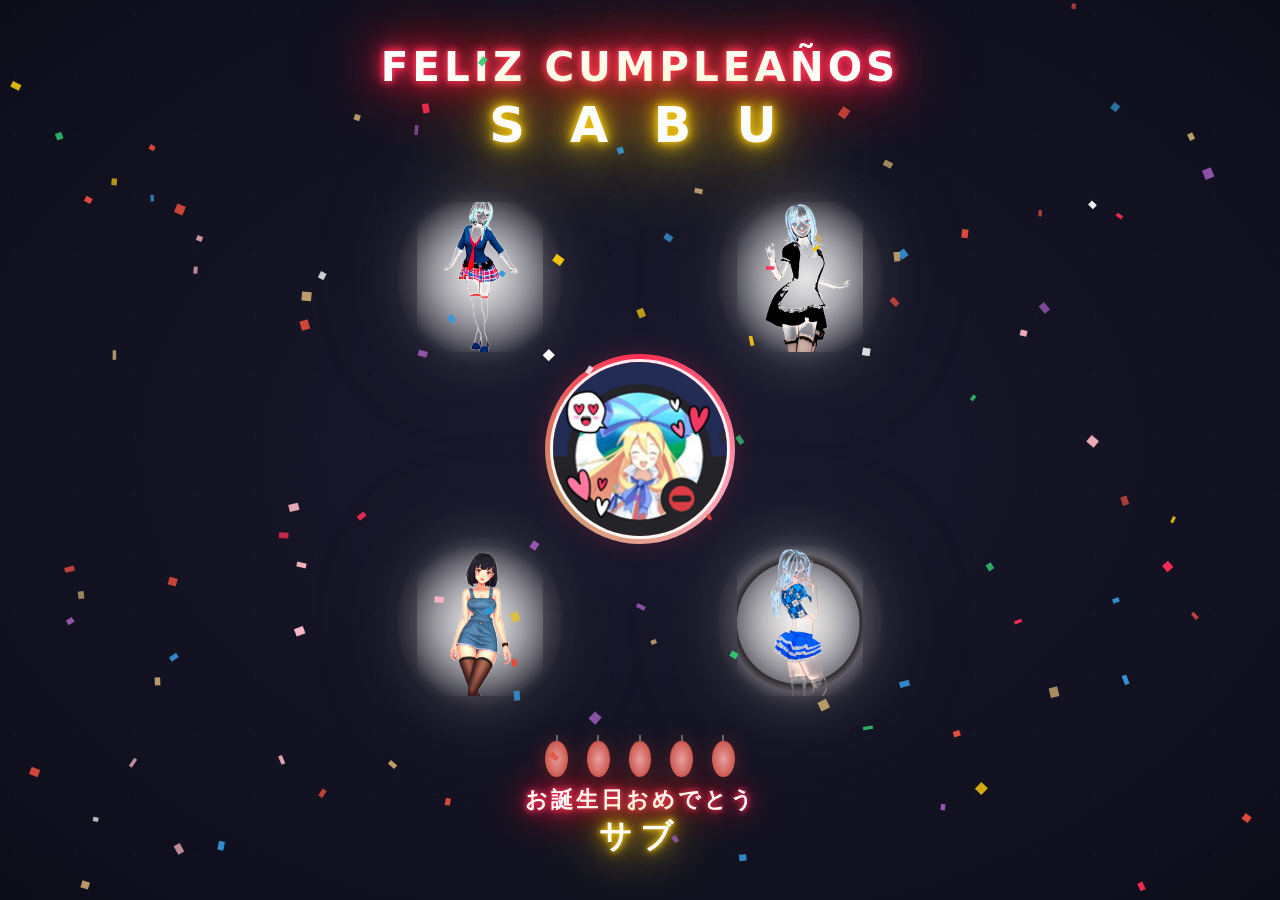
<file: index.html>
<!DOCTYPE html>
<html lang="es">
<head>
  <meta charset="UTF-8">
  <meta name="viewport" content="width=device-width, initial-scale=1.0">
  <title>Feliz Cumpleaños Sabu</title>
  <style>
    * { margin: 0; padding: 0; box-sizing: border-box; }

    html, body {
      height: 100%;
      overflow: hidden;
    }
    body {
      height: 100dvh;
      background: radial-gradient(ellipse at center, #1a1a2e 0%, #0d0d1a 100%);
      display: flex;
      justify-content: center;
      align-items: center;
      font-family: 'Segoe UI', 'Yu Gothic', system-ui, sans-serif;
      position: relative;
    }

    body::before {
      content: '';
      position: fixed;
      inset: 0;
      background-image:
        radial-gradient(circle at 25% 25%, rgba(201, 169, 110, 0.03) 1px, transparent 1px),
        radial-gradient(circle at 75% 75%, rgba(139, 0, 0, 0.03) 1px, transparent 1px);
      background-size: 60px 60px;
      pointer-events: none;
      z-index: 0;
    }

    canvas#confetti-canvas {
      position: fixed;
      inset: 0;
      pointer-events: none;
      z-index: 10;
    }

    .container {
      position: relative;
      z-index: 2;
      text-align: center;
      display: flex;
      flex-direction: column;
      justify-content: center;
      align-items: center;
      height: 100dvh;
      padding: clamp(8px, 2vh, 20px) clamp(8px, 2vw, 20px);
    }

    .neon-wrapper { margin-bottom: clamp(4px, 1.2vh, 15px); }

    .neon-sign {
      font-size: clamp(1rem, 4.5vh, 2.8rem);
      font-weight: 900;
      letter-spacing: 4px;
      text-transform: uppercase;
      color: #fff;
      text-shadow:
        0 0 7px #ff2d55, 0 0 10px #ff2d55, 0 0 21px #ff2d55,
        0 0 42px #ff2d55, 0 0 82px #ff2d55, 0 0 92px #ff2d55;
      animation: flicker 3s infinite alternate;
      line-height: 1.2;
    }

    .neon-sabu {
      font-size: clamp(1.3rem, 5.5vh, 3.5rem);
      font-weight: 900;
      letter-spacing: 14px;
      text-transform: uppercase;
      color: #fff;
      text-shadow:
        0 0 7px #f1c40f, 0 0 14px #f1c40f, 0 0 28px #f1c40f,
        0 0 56px #f1c40f, 0 0 100px #f1c40f, 0 0 140px #f1c40f;
      animation: flickerGold 2.5s infinite alternate;
      line-height: 1.2;
      margin-top: 4px;
    }

    @keyframes flickerGold {
      0%,19%,21%,23%,25%,54%,56%,100% {
        text-shadow:
          0 0 7px #f1c40f, 0 0 14px #f1c40f, 0 0 28px #f1c40f,
          0 0 56px #f1c40f, 0 0 100px #f1c40f, 0 0 140px #f1c40f;
      }
      20%,24%,55% {
        text-shadow:
          0 0 2px #fff, 0 0 4px #fff, 0 0 6px #fff,
          0 0 10px #f1c40f, 0 0 20px #f1c40f;
      }
    }

    @keyframes flicker {
      0%,19%,21%,23%,25%,54%,56%,100% {
        text-shadow: 0 0 7px #ff2d55, 0 0 10px #ff2d55, 0 0 21px #ff2d55, 0 0 42px #ff2d55, 0 0 82px #ff2d55, 0 0 92px #ff2d55;
      }
      20%,24%,55% {
        text-shadow: 0 0 2px #fff, 0 0 4px #fff, 0 0 6px #fff, 0 0 10px #ff2d55, 0 0 20px #ff2d55;
      }
    }

    .photo-group {
      display: inline-block;
      margin: clamp(10px, 4vh, 50px) clamp(10px, 4vw, 50px);
    }

    .photo-grid {
      display: grid;
      grid-template-columns: auto 1fr auto;
      grid-template-rows: auto 1fr auto;
      align-items: center;
      justify-items: center;
      gap: clamp(2px, 0.8vh, 8px);
    }

    .photo-wrapper {
      position: relative;
      grid-column: 2;
      grid-row: 2;
      display: flex;
      align-items: center;
      justify-content: center;
    }

    .photo-wrapper::before {
      content: '';
      position: absolute;
      inset: -5px;
      border-radius: 50%;
      background: conic-gradient(#ff2d55, #ffb7c5, #c9a96e, #ff2d55);
      animation: spin 4s linear infinite;
      z-index: -1;
    }

    .photo {
      width: clamp(90px, 20vmin, 190px);
      height: clamp(90px, 20vmin, 190px);
      border-radius: 50%;
      object-fit: cover;
      border: 3px solid rgba(255,255,255,0.9);
      display: block;
      box-shadow: 0 0 30px rgba(255,45,85,0.3);
    }

    @keyframes spin { to { transform: rotate(360deg); } }

    .girl {
      width: clamp(75px, 14vmin, 180px);
      position: relative;
      filter: brightness(1.15) contrast(1.1) drop-shadow(0 0 30px rgba(255,255,255,0.4)) drop-shadow(0 0 60px rgba(201,169,110,0.15));
      z-index: 3;
      transition: transform 0.3s ease;
    }

    .girl::before {
      content: '';
      position: absolute;
      inset: -15%;
      border-radius: 50%;
      background: radial-gradient(circle, rgba(255,230,200,0.35) 0%, rgba(255,200,200,0.15) 40%, transparent 70%);
      z-index: -1;
      pointer-events: none;
      animation: glowPulse 3s ease-in-out infinite alternate;
    }

    @keyframes glowPulse {
      0% { opacity: 0.6; transform: scale(0.95); }
      100% { opacity: 1; transform: scale(1.05); }
    }

    .girl svg { width: 100%; height: auto; display: block; }
    .girl-img { width: 100%; height: auto; display: block; position: relative; z-index: 1; border-radius: 8px; }

    .girl-tl { grid-column: 1; grid-row: 1; }
    .girl-tr { grid-column: 3; grid-row: 1; }
    .girl-bl { grid-column: 1; grid-row: 3; }
    .girl-br { grid-column: 3; grid-row: 3; }

    @keyframes danceTL {
      0%,100% { transform: rotate(-3deg) translateY(0); }
      50% { transform: rotate(3deg) translateY(-6px); }
    }
    @keyframes danceTR {
      0%,100% { transform: rotate(3deg) translateY(0); }
      50% { transform: rotate(-3deg) translateY(-6px); }
    }
    @keyframes danceBL {
      0%,100% { transform: translateY(0); }
      25% { transform: translateY(-5px) rotate(-4deg); }
      75% { transform: translateY(-3px) rotate(4deg); }
    }
    @keyframes danceBR {
      0%,100% { transform: translateY(0); }
      25% { transform: translateY(-5px) rotate(4deg); }
      75% { transform: translateY(-3px) rotate(-4deg); }
    }

    .girl-tl { animation: danceTL 1.8s ease-in-out infinite; }
    .girl-tr { animation: danceTR 2.2s ease-in-out infinite; }
    .girl-bl { animation: danceBL 1.6s ease-in-out infinite; }
    .girl-br { animation: danceBR 2s ease-in-out infinite; }

    .lanterns {
      display: flex;
      justify-content: center;
      gap: clamp(8px, 1.5vw, 20px);
      margin-top: clamp(2px, 1vh, 12px);
    }

    .lantern {
      width: clamp(14px, 2.5vh, 24px); height: clamp(22px, 4vh, 40px);
      background: radial-gradient(ellipse at center, #e8a0a0, #c0392b);
      border-radius: 50%;
      position: relative;
      box-shadow: 0 0 20px rgba(192,57,43,0.4);
      animation: glow 2s ease-in-out infinite alternate;
    }

    .lantern::before {
      content: '';
      position: absolute; top: -6px; left: 50%;
      transform: translateX(-50%);
      width: 2px; height: 6px; background: #666;
    }

    .lantern::after {
      content: '';
      position: absolute; bottom: 4px; left: 50%;
      transform: translateX(-50%);
      width: 2px; height: 4px;
      background: rgba(255,255,255,0.3);
      border-radius: 50%; filter: blur(2px);
    }

    .lantern:nth-child(2) { animation-delay: 0.7s; }
    .lantern:nth-child(3) { animation-delay: 1.4s; }
    .lantern:nth-child(4) { animation-delay: 0.4s; }
    .lantern:nth-child(5) { animation-delay: 1.1s; }

    .japanese-wrapper {
      margin-top: clamp(2px, 0.8vh, 10px);
    }

    .japanese-neon {
      font-size: clamp(0.7rem, 2.5vh, 1.4rem);
      font-weight: 700;
      letter-spacing: 3px;
      color: #fff;
      text-shadow:
        0 0 5px #ff2d55, 0 0 10px #ff2d55, 0 0 20px #ff2d55,
        0 0 40px #ff2d55, 0 0 60px #ff2d55;
      animation: flicker 3s infinite alternate;
      line-height: 1.3;
      font-family: 'Yu Gothic', 'Segoe UI', sans-serif;
    }

    .japanese-sabu {
      font-size: clamp(0.9rem, 3.5vh, 2rem);
      font-weight: 700;
      letter-spacing: 8px;
      color: #fff;
      text-shadow:
        0 0 5px #f1c40f, 0 0 10px #f1c40f, 0 0 20px #f1c40f,
        0 0 40px #f1c40f, 0 0 70px #f1c40f, 0 0 100px #f1c40f;
      animation: flickerGold 2.5s infinite alternate;
      line-height: 1.3;
      margin-top: 2px;
      font-family: 'Yu Gothic', 'Segoe UI', sans-serif;
    }

    @keyframes glow {
      0% { box-shadow: 0 0 15px rgba(192,57,43,0.3); }
      100% { box-shadow: 0 0 35px rgba(192,57,43,0.7); }
    }

    @media (max-width: 500px) {
      .container { padding: clamp(4px, 1vh, 10px); }
      .photo-group { margin: clamp(5px, 2vh, 20px) clamp(5px, 2vw, 20px); }
      .girl { width: clamp(60px, 16vmin, 100px); }
      .photo { width: clamp(70px, 22vmin, 120px); height: clamp(70px, 22vmin, 120px); }
      .photo-grid { gap: 2px; }
      .neon-sign { font-size: clamp(0.8rem, 3.5vh, 1.5rem); }
      .neon-sabu { font-size: clamp(1rem, 4vh, 1.8rem); letter-spacing: 8px; }
      .lantern { width: 12px; height: 20px; }
      .lanterns { gap: 8px; margin-top: 2px; }
      .japanese-neon { font-size: clamp(0.5rem, 2vh, 0.9rem); }
      .japanese-sabu { font-size: clamp(0.7rem, 2.8vh, 1.2rem); letter-spacing: 4px; }
    }

    @media (max-height: 500px) {
      .neon-wrapper { margin-bottom: 2px; }
      .photo-group { margin: 2px; }
      .neon-sign { font-size: clamp(0.7rem, 3.5vh, 1.2rem); }
      .neon-sabu { font-size: clamp(0.8rem, 4.5vh, 1.5rem); letter-spacing: 6px; }
      .girl { width: clamp(50px, 12vmin, 100px); }
      .photo { width: clamp(60px, 16vmin, 100px); height: clamp(60px, 16vmin, 100px); }
      .lanterns { margin-top: 1px; gap: 6px; }
      .lantern { width: 10px; height: 16px; }
      .japanese-wrapper { margin-top: 1px; }
      .japanese-neon { font-size: clamp(0.4rem, 2vh, 0.7rem); }
      .japanese-sabu { font-size: clamp(0.5rem, 2.5vh, 0.9rem); letter-spacing: 3px; }
    }
  </style>
</head>
<body>

  <canvas id="confetti-canvas"></canvas>

  <div class="container">

    <div class="neon-wrapper">
      <h1 class="neon-sign">Feliz Cumpleaños</h1>
      <div class="neon-sabu">S A B U</div>
    </div>

    <div class="photo-group">
      <div class="photo-grid">

        <!-- Girl TL -->
        <div class="girl girl-tl">
          <img src="Chica%20uno.png" alt="Chica 1" class="girl-img">
        </div>

        <!-- Girl TR -->
        <div class="girl girl-tr">
          <img src="Chica%20dos.png" alt="Chica 2" class="girl-img">
        </div>

        <!-- Girl BL -->
        <div class="girl girl-bl">
          <img src="Chica%20tres.png" alt="Chica 3" class="girl-img">
        </div>

        <!-- Girl BR -->
        <div class="girl girl-br">
          <img src="Chica%20cuatro.png" alt="Chica 4" class="girl-img">
        </div>

        <!-- Photo -->
        <div class="photo-wrapper">
          <img src="Saburo.png" alt="Saburo" class="photo">
        </div>

      </div>
    </div>

    <div class="lanterns">
      <div class="lantern"></div>
      <div class="lantern"></div>
      <div class="lantern"></div>
      <div class="lantern"></div>
      <div class="lantern"></div>
    </div>

    <div class="japanese-wrapper">
      <div class="japanese-neon">お誕生日おめでとう</div>
      <div class="japanese-sabu">サブ</div>
    </div>

  </div>

  <!-- Music: YOASOBI - Idol (Oshi no Ko OP) -->
  <iframe id="yt-player" width="0" height="0" style="position:fixed;bottom:0;right:0;border:none;display:none;" allow="autoplay; encrypted-media" title="music"></iframe>
  <div id="music-label" style="position:fixed;bottom:12px;right:12px;z-index:20;color:rgba(255,255,255,0.2);font-size:11px;font-family:'Segoe UI',sans-serif;pointer-events:none;opacity:0;transition:opacity 1s;">♪ YOASOBI - Idol</div>

  <script>
    // Play music on first click — simplest approach
    document.addEventListener('click', function startMusic() {
      var el = document.getElementById('yt-player');
      el.style.display = 'block';
      el.src = 'https://www.youtube.com/embed/ZRtdQ81jPUQ?autoplay=1&loop=1&playlist=ZRtdQ81jPUQ&controls=0&modestbranding=1&rel=0';
      document.getElementById('music-label').style.opacity = '1';
      document.removeEventListener('click', startMusic);
      document.removeEventListener('touchstart', startMusic);
    });
    document.addEventListener('touchstart', function startMusic() {
      var el = document.getElementById('yt-player');
      el.style.display = 'block';
      el.src = 'https://www.youtube.com/embed/ZRtdQ81jPUQ?autoplay=1&loop=1&playlist=ZRtdQ81jPUQ&controls=0&modestbranding=1&rel=0';
      document.getElementById('music-label').style.opacity = '1';
      document.removeEventListener('click', startMusic);
      document.removeEventListener('touchstart', startMusic);
    });

    (function() {
      const canvas = document.getElementById('confetti-canvas');
      const ctx = canvas.getContext('2d');
      let W, H;
      function resize() { W = canvas.width = window.innerWidth; H = canvas.height = window.innerHeight; }
      resize();
      window.addEventListener('resize', resize);
      const pieces = [];
      const COLORS = ['#ff2d55','#ffb7c5','#f1c40f','#c9a96e','#9b59b6','#e74c3c','#3498db','#2ecc71','#fff'];
      function Piece() { this.reset(); }
      Piece.prototype.reset = function() {
        this.x = Math.random()*W; this.y = Math.random()*H-H;
        this.w = 5+Math.random()*5; this.h = 3+Math.random()*7;
        this.vx = (Math.random()-0.5)*2; this.vy = 1+Math.random()*2.5;
        this.color = COLORS[Math.floor(Math.random()*COLORS.length)];
        this.rotation = Math.random()*360; this.rotSpeed = (Math.random()-0.5)*5;
        this.opacity = 0.7+Math.random()*0.3;
      };
      Piece.prototype.update = function() {
        this.x+=this.vx; this.y+=this.vy; this.rotation+=this.rotSpeed;
        if(this.y>H+20) this.reset();
      };
      Piece.prototype.draw = function() {
        ctx.save(); ctx.translate(this.x,this.y);
        ctx.rotate(this.rotation*Math.PI/180);
        ctx.globalAlpha=this.opacity; ctx.fillStyle=this.color;
        ctx.fillRect(-this.w/2,-this.h/2,this.w,this.h);
        ctx.restore();
      };
      for(let i=0;i<120;i++) pieces.push(new Piece());
      setTimeout(()=>{pieces.forEach(p=>{p.y=Math.random()*H;p.vy=2+Math.random()*5})},300);
      (function animate(){ctx.clearRect(0,0,W,H);pieces.forEach(p=>{p.update();p.draw()});requestAnimationFrame(animate)})();
    })();
  </script>

</body>
</html>
</file>
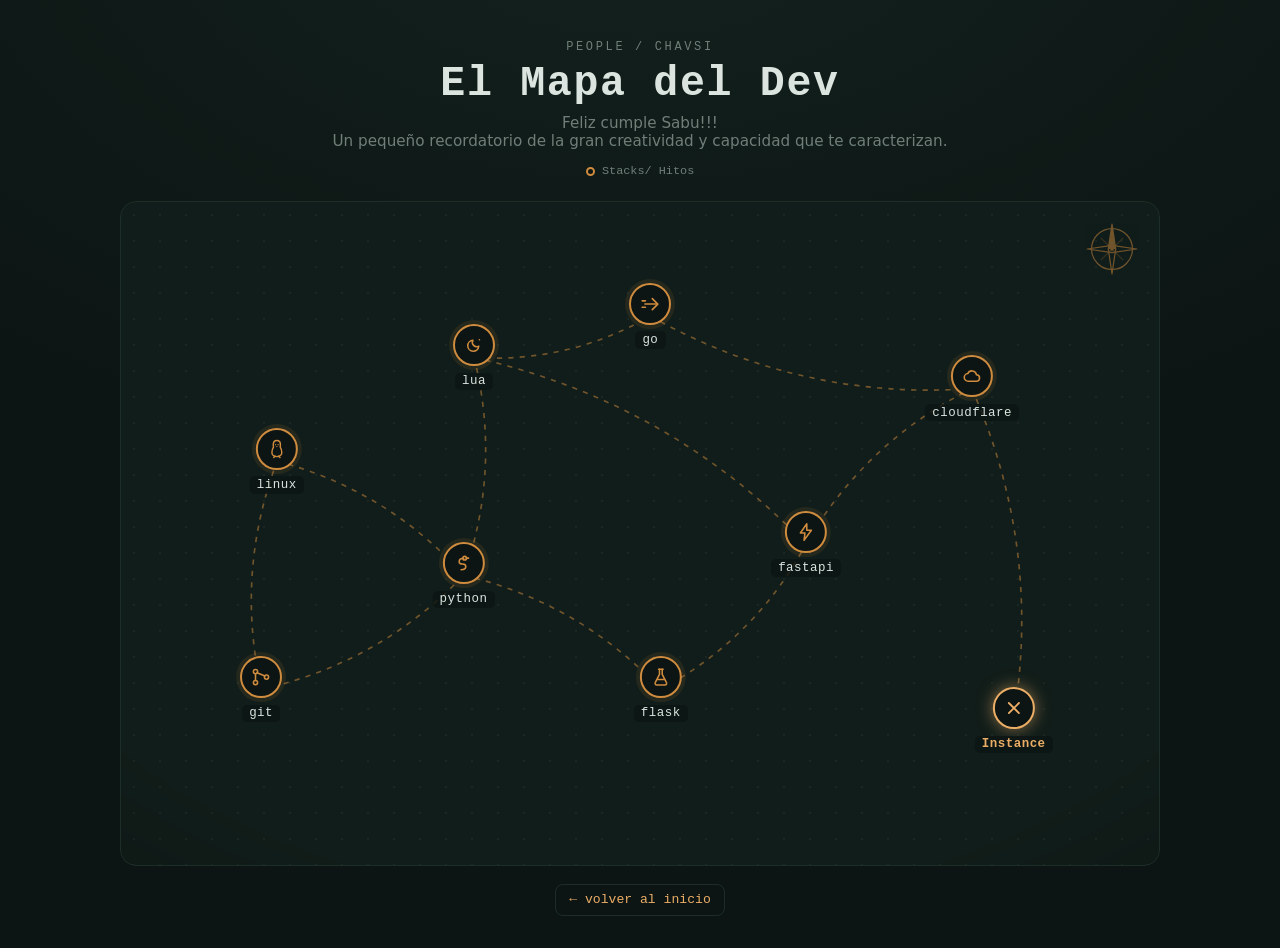
<file: people/chavsi/index.html>
<!DOCTYPE html>
<html lang="es">
<head>
<meta charset="utf-8">
<meta name="viewport" content="width=device-width, initial-scale=1">
<title>El Mapa del Dev — CHAVSI</title>
<style>
  :root{
    --bg:#0c1513; --board:#111d1a; --edge:#1d2e29;
    --copper:#cf8b3e; --copper-bright:#ecae66;
    --silk:#dbe4df; --silk-dim:#6f7f78; --ok:#7fe0a0;
    --mono: ui-monospace, "Cascadia Code", "JetBrains Mono", "SF Mono", Menlo, Consolas, monospace;
    --sans: ui-sans-serif, system-ui, -apple-system, "Segoe UI", Roboto, Helvetica, Arial, sans-serif;
  }
  *{box-sizing:border-box;margin:0;padding:0}
  body{
    min-height:100vh;
    background:radial-gradient(130% 100% at 50% -10%, #13211d 0%, var(--bg) 60%);
    color:var(--silk);
    font-family:var(--sans);
    -webkit-font-smoothing:antialiased;
    padding:clamp(1rem,4vw,2.5rem);
  }
  .wrap{max-width:1040px;margin:0 auto}

  header{margin-bottom:1.4rem;text-align:center}
  .eyebrow{font-family:var(--mono);font-size:.75rem;letter-spacing:.22em;color:var(--silk-dim);text-transform:uppercase}
  h1{font-family:var(--mono);font-weight:700;font-size:clamp(1.8rem,5vw,2.6rem);letter-spacing:.04em;margin:.4rem 0}
  .sub{color:var(--silk-dim);font-size:.95rem}
  .legend{display:flex;gap:1.3rem;justify-content:center;margin-top:.9rem;font-family:var(--mono);font-size:.74rem;color:var(--silk-dim)}
  .legend span{display:inline-flex;align-items:center;gap:.45rem}
  .ldot{width:9px;height:9px;border-radius:50%;border:2px solid var(--copper);background:var(--bg)}

  .map-scroll{overflow-x:auto;border-radius:16px}
  .map{
    position:relative;
    width:100%;min-width:560px;
    aspect-ratio:1000/640;
    background:var(--board);
    border:1px solid var(--edge);
    border-radius:16px;
    overflow:hidden;
    background-image:
      radial-gradient(125% 125% at 50% 42%, transparent 50%, rgba(0,0,0,.55)),
      radial-gradient(circle, rgba(111,128,121,.10) 1px, transparent 1.4px);
    background-size:100% 100%, 26px 26px;
  }
  .map > svg{position:absolute;inset:0;width:100%;height:100%}
  .map > svg.compass{position:absolute;inset:16px 16px auto auto;width:62px;height:62px;color:var(--copper);opacity:.5;pointer-events:none}
  .trace{stroke:var(--copper);stroke-width:1.6;stroke-dasharray:5 6;fill:none;opacity:.5}
  @media (prefers-reduced-motion:no-preference){
    .trace{animation:flow 2.8s linear infinite}
    @keyframes flow{to{stroke-dashoffset:-22}}
  }

  .node{
    position:absolute;transform:translate(-50%,-50%);
    display:flex;flex-direction:column;align-items:center;gap:.42rem;
    background:none;border:none;cursor:pointer;padding:0;color:var(--silk);
  }
  .pad{
    width:42px;height:42px;border-radius:50%;
    display:grid;place-items:center;color:var(--copper);
    background:var(--bg);border:2px solid var(--copper);
    box-shadow:0 0 0 4px rgba(207,139,62,.10);
    transition:transform .15s, border-color .15s, box-shadow .15s, color .15s;
  }
  .pad svg{width:22px;height:22px;display:block}
  .tag{
    font-family:var(--mono);font-size:.78rem;letter-spacing:.04em;color:var(--silk);
    background:rgba(12,21,19,.8);padding:.1rem .45rem;border-radius:5px;white-space:nowrap;
  }
  .node:hover .pad,.node:focus-visible .pad{
    transform:scale(1.15);border-color:var(--copper-bright);color:var(--copper-bright);box-shadow:0 0 16px rgba(236,174,102,.55);
  }
  .node:hover .tag,.node:focus-visible .tag{color:#fff}
  .node:focus-visible{outline:none}
  .node:focus-visible .pad{outline:2px solid var(--copper-bright);outline-offset:3px}

  .node.secret .pad{
    border-color:var(--copper-bright);color:var(--copper-bright);
    box-shadow:0 0 16px rgba(236,174,102,.55);
  }

  .node.secret .tag{color:var(--copper-bright);font-weight:700}
  @media (prefers-reduced-motion:no-preference){
    .node.secret .pad{animation:treasure 2s ease-in-out infinite}
    @keyframes treasure{50%{box-shadow:0 0 22px rgba(236,174,102,.95)}}
  }

  .overlay{
    position:fixed;inset:0;display:none;align-items:center;justify-content:center;
    background:rgba(5,10,9,.72);backdrop-filter:blur(3px);padding:1.2rem;z-index:10;
  }
  .overlay.open{display:flex}
  .card{
    width:min(560px,100%);max-height:82vh;overflow-y:auto;
    background:var(--board);border:1px solid var(--copper);border-radius:14px;
    padding:clamp(1.3rem,4vw,2rem);box-shadow:0 30px 70px -25px rgba(0,0,0,.85);
  }
  .card-head{display:flex;align-items:baseline;justify-content:space-between;gap:1rem;margin-bottom:.3rem}
  .card-head h2{font-family:var(--mono);font-size:1.5rem;color:var(--copper-bright);letter-spacing:.04em}
  .close{background:none;border:1px solid var(--edge);color:var(--silk-dim);font-family:var(--mono);
    width:30px;height:30px;border-radius:7px;cursor:pointer;flex:none;font-size:.95rem;line-height:1}
  .close:hover{border-color:var(--copper);color:#fff}
  .blurb{color:var(--silk-dim);font-size:.92rem;margin-bottom:1.2rem}

  .cmd{margin-bottom:.7rem;border:1px solid var(--edge);border-radius:9px;overflow:hidden}
  .cmd-top{display:flex;align-items:flex-start;gap:.6rem;padding:.55rem .65rem;background:rgba(0,0,0,.2)}
  .cmd code{font-family:var(--mono);font-size:.86rem;color:var(--silk);white-space:pre-wrap;word-break:break-word;flex:1}
  .cmd .desc{font-size:.82rem;color:var(--silk-dim);padding:0 .65rem .55rem}
  .copy{flex:none;font-family:var(--mono);font-size:.72rem;color:var(--copper-bright);
    background:none;border:1px solid var(--edge);border-radius:6px;padding:.28rem .55rem;cursor:pointer;transition:.15s}
  .copy:hover{border-color:var(--copper);color:#fff}
  .copy.ok{color:var(--ok);border-color:var(--ok)}

  .temple pre{font-family:var(--mono);color:var(--copper-bright);font-size:.9rem;line-height:1.35;text-align:center;margin:.2rem 0 1.2rem;white-space:pre}
  .temple svg{display:block;width:116px;height:auto;margin:.4rem auto 1.4rem;color:var(--copper-bright);filter:drop-shadow(0 0 10px rgba(236,174,102,.35))}
  .temple ul{list-style:none;display:flex;flex-direction:column;gap:.55rem}
  .temple li{font-family:var(--mono);font-size:.85rem;color:var(--silk);padding-left:1.1rem;position:relative}
  .temple li::before{content:"\25C6";position:absolute;left:0;color:var(--copper);font-size:.7rem;top:.15rem}
  .temple .foot{margin-top:1.2rem;color:var(--silk-dim);font-size:.82rem;font-style:italic}

  footer{text-align:center;margin-top:1.4rem}
  footer a{font-family:var(--mono);font-size:.82rem;color:var(--copper-bright);text-decoration:none;border:1px solid var(--edge);padding:.45rem .85rem;border-radius:8px}
  footer a:hover{border-color:var(--copper);color:#fff}
  footer a:focus-visible{outline:2px solid var(--copper-bright);outline-offset:2px}
</style>
</head>
<body>
<div class="wrap">
  <header>
    <p class="eyebrow">people / chavsi</p>
    <h1>El Mapa del Dev</h1>
    <p class="sub">Feliz cumple Sabu!!!</p>
    <p class="sub">Un pequeño recordatorio de la gran creatividad y capacidad que te caracterizan.</p>
    <div class="legend">
      <span><i class="ldot"></i> Stacks/ Hitos</span>
    </div>
  </header>

  <div class="map-scroll">
    <div class="map" id="map">
      <svg id="traces" viewBox="0 0 1000 640" preserveAspectRatio="xMidYMid meet" aria-hidden="true"></svg>
      <svg class="compass" viewBox="0 0 100 100" fill="none" stroke="currentColor" stroke-width="2" stroke-linejoin="round" aria-hidden="true">
        <circle cx="50" cy="50" r="33"/>
        <path d="M50 50 L68 32 M50 50 L68 68 M50 50 L32 68 M50 50 L32 32" opacity=".4"/>
        <path d="M50 10 L56 50 L50 90 L44 50 Z"/>
        <path d="M10 50 L50 44 L90 50 L50 56 Z"/>
        <path d="M50 10 L56 50 L44 50 Z" fill="currentColor" stroke="none"/>
        <circle cx="50" cy="50" r="3" fill="currentColor" stroke="none"/>
      </svg>
    </div>
  </div>

  <footer><a href="/">&larr; volver al inicio</a></footer>
</div>

<div class="overlay" id="overlay">
  <div class="card" role="dialog" aria-modal="true" aria-labelledby="cardTitle" id="card"></div>
</div>

<script>
const NODES = [
  { id:'git', label:'git', x:135, y:470, kind:'tech',
    blurb:'Control de versiones — el día a día.',
    items:[
      {cmd:'git status', desc:'qué cambió y qué está en stage'},
      {cmd:'git add .', desc:'preparar todos los cambios'},
      {cmd:'git commit -m "mensaje"', desc:'confirmar lo preparado'},
      {cmd:'git pull', desc:'traer cambios del remoto'},
      {cmd:'git push', desc:'subir tus commits'},
      {cmd:'git switch -c rama', desc:'crear y cambiar de rama'},
      {cmd:'git log --oneline', desc:'historial compacto'},
      {cmd:'git stash\ngit stash pop', desc:'guardar cambios sin commitear y recuperarlos'},
      {cmd:'git reset --soft HEAD~1', desc:'deshacer último commit, conservar cambios'},
      {cmd:'git restore --staged .', desc:'sacar del stage sin perder cambios'},
      {cmd:'git remote -v', desc:'ver los remotos configurados'}
    ]},
  { id:'go', label:'go', x:510, y:110, kind:'tech',
    blurb:'Compilar, correr, testear.',
    items:[
      {cmd:'go run .', desc:'correr el paquete de esta carpeta'},
      {cmd:'go build', desc:'compilar binario'},
      {cmd:'go test ./...', desc:'correr todos los tests'},
      {cmd:'go mod init nombre/modulo', desc:'iniciar un módulo'},
      {cmd:'go mod tidy', desc:'ordenar y limpiar dependencias'},
      {cmd:'go get paquete', desc:'agregar dependencia'},
      {cmd:'go fmt ./...', desc:'formatear el código'},
      {cmd:'go vet ./...', desc:'análisis estático'}
    ]},
  { id:'python', label:'python', x:330, y:360, kind:'tech',
    blurb:'Entornos virtuales y paquetes.',
    items:[
      {cmd:'python -m venv .venv', desc:'crear entorno virtual'},
      {cmd:'.venv\\Scripts\\activate', desc:'activar (Windows)'},
      {cmd:'source .venv/bin/activate', desc:'activar (Linux/Mac)'},
      {cmd:'pip install paquete', desc:'instalar una librería'},
      {cmd:'pip install -r requirements.txt', desc:'instalar desde archivo'},
      {cmd:'pip freeze > requirements.txt', desc:'congelar versiones'},
      {cmd:'python -m http.server', desc:'servidor estático rápido'},
      {cmd:'python script.py', desc:'ejecutar un script'}
    ]},
  { id:'lua', label:'lua', x:340, y:150, kind:'tech',
    blurb:'Ligero, embebible. Comandos + snippets.',
    items:[
      {cmd:'lua script.lua', desc:'ejecutar'},
      {cmd:'luarocks install paquete', desc:'instalar lib'},
      {cmd:'luarocks list', desc:'ver instaladas'},
      {cmd:'for k, v in pairs(t) do\n  print(k, v)\nend', desc:'recorrer tabla (clave/valor)'},
      {cmd:'for i, v in ipairs(t) do\n  print(i, v)\nend', desc:'recorrer array en orden'},
      {cmd:'local function suma(a, b)\n  return a + b\nend', desc:'definir función'},
      {cmd:'local mod = require("modulo")', desc:'importar módulo'}
    ]},
  { id:'linux', label:'linux', x:150, y:250, kind:'tech',
    blurb:'Terminal — supervivencia básica.',
    items:[
      {cmd:'ls -la', desc:'listar todo con detalles'},
      {cmd:'cp -r origen destino', desc:'copiar carpeta'},
      {cmd:'mv origen destino', desc:'mover o renombrar'},
      {cmd:'rm -rf carpeta', desc:'borrar recursivo (cuidado)'},
      {cmd:'grep -r "texto" .', desc:'buscar texto en archivos'},
      {cmd:'find . -name "*.go"', desc:'buscar por nombre'},
      {cmd:'chmod +x archivo', desc:'hacer ejecutable'},
      {cmd:'tail -f app.log', desc:'seguir un log en vivo'},
      {cmd:'ps aux | grep nombre', desc:'buscar un proceso'},
      {cmd:'kill -9 PID', desc:'matar proceso por PID'},
      {cmd:'df -h\ndu -sh *', desc:'espacio en disco / por carpeta'},
      {cmd:'sudo apt update && sudo apt upgrade', desc:'actualizar (Debian/Ubuntu)'}
    ]},
  { id:'cloudflare', label:'cloudflare', x:820, y:180, kind:'tech',
    blurb:'Workers & Pages con wrangler.',
    items:[
      {cmd:'npm i -g wrangler', desc:'instalar la CLI'},
      {cmd:'wrangler login', desc:'autenticar tu cuenta'},
      {cmd:'wrangler init', desc:'nuevo proyecto'},
      {cmd:'wrangler dev', desc:'correr local'},
      {cmd:'wrangler deploy', desc:'desplegar un Worker'},
      {cmd:'wrangler pages deploy ./dist', desc:'desplegar Pages'},
      {cmd:'wrangler tail', desc:'logs en vivo'},
      {cmd:'wrangler secret put NOMBRE', desc:'guardar un secreto'}
    ]},
  { id:'flask', label:'flask', x:520, y:470, kind:'tech',
    blurb:'Micro-framework web (Python).',
    items:[
      {cmd:'pip install flask', desc:'instalar'},
      {cmd:'flask --app app run', desc:'correr el server'},
      {cmd:'flask --app app run --debug', desc:'con reload y debug'},
      {cmd:'flask --app app run --port 8000', desc:'cambiar puerto'},
      {cmd:'flask routes', desc:'listar rutas registradas'},
      {cmd:'from flask import Flask\napp = Flask(__name__)\n\n@app.route("/")\ndef home():\n    return "Hola"', desc:'app mínima'}
    ]},
  { id:'fastapi', label:'fastapi', x:660, y:330, kind:'tech',
    blurb:'APIs rápidas y tipadas (Python).',
    items:[
      {cmd:'pip install "fastapi[standard]"', desc:'instalar todo lo necesario'},
      {cmd:'fastapi dev main.py', desc:'correr en desarrollo'},
      {cmd:'uvicorn main:app --reload', desc:'alternativa con uvicorn'},
      {cmd:'uvicorn main:app --host 0.0.0.0 --port 8000', desc:'producción simple'},
      {cmd:'from fastapi import FastAPI\napp = FastAPI()\n\n@app.get("/")\ndef home():\n    return {"ok": True}', desc:'app mínima — docs auto en /docs'}
    ]},
  { id:'templo', label:'Instance', x:860, y:500, kind:'secret',
    blurb:'Secreto encontrado. El espíritu del developer.',
    svg:`<svg viewBox="0 0 128 140" fill="none" stroke="currentColor" stroke-width="2.4" stroke-linecap="round" stroke-linejoin="round" aria-hidden="true">
      <path d="M26 128 H102"/>
      <path d="M46 128 L46 42 L53.2 42 L53.2 49 L60.4 49 L60.4 42 L67.6 42 L67.6 49 L74.8 49 L74.8 42 L82 42 L82 128"/>
      <path d="M64 42 V18"/>
      <path d="M64 20 L82 24 L64 29 Z" fill="currentColor" stroke="none"/>
      <path d="M46 96 H82"/>
      <path d="M58 84 V74 Q58 66 64 66 Q70 66 70 74 V84 Z"/>
      <path d="M55 128 V112 Q55 103 64 103 Q73 103 73 112 V128"/>
    </svg>`,
    verdades:[
      'Lo hago funcionar así tenga que reescribirlo.',
      'No hay código que se resista a una sesión de música e hiperfoco.',
      'El borrador feo de hoy es la producción de mañana.',
      'Estos docs seguramente los hizo alguien de Google.',
      'Un commit a la vez se construye cualquier cosa.',
      'Ningún Stack Overflow te enseñó a celebrar. Eso lo trajiste tú.',
      'Cada bug que sobreviviste te trajo hasta este mapa.'
    ],
    foot:'El stack cambia cada año. La gente con la que codeas, no. Feliz cumpleaños.'
  }
];

const EDGES = [
  ['git','linux'],['git','python'],['linux','python'],
  ['python','lua'],['python','flask'],['lua','go'],
  ['lua','fastapi'],['flask','fastapi'],['fastapi','cloudflare'],
  ['go','cloudflare'],['cloudflare','templo']
];

const map = document.getElementById('map');
const svg = document.getElementById('traces');
const overlay = document.getElementById('overlay');
const card = document.getElementById('card');
const byId = Object.fromEntries(NODES.map(n => [n.id, n]));
const SVGNS = 'http://www.w3.org/2000/svg';

const ICONS = {
  git: '<svg viewBox="0 0 24 24" fill="none" stroke="currentColor" stroke-width="1.7" stroke-linecap="round" stroke-linejoin="round"><circle cx="6" cy="6" r="2.3"/><circle cx="6" cy="18" r="2.3"/><circle cx="18" cy="12" r="2.3"/><path d="M6 8.3v7.4"/><path d="M7.7 7.4 16.3 10.9"/></svg>',
  go: '<svg viewBox="0 0 24 24" fill="none" stroke="currentColor" stroke-width="1.8" stroke-linecap="round" stroke-linejoin="round"><path d="M5 12h13"/><path d="M13 6l6 6-6 6"/><path d="M2 8.5h3.5"/><path d="M2 15.5h3.5"/></svg>',
  python: '<svg viewBox="0 0 24 24" fill="none" stroke="currentColor" stroke-width="1.7" stroke-linecap="round" stroke-linejoin="round"><path d="M14.5 6.5c-3.2 0-5 1.7-5 3.6 0 1.7 1.5 2.6 3.6 2.6s3.6 1 3.6 2.8-1.9 3.5-5.1 3.5"/><circle cx="15.5" cy="6.3" r="2"/><circle cx="16.2" cy="5.8" r="0.6" fill="currentColor" stroke="none"/><path d="M17.5 6.3h2.2"/></svg>',
  lua: '<svg viewBox="0 0 24 24" fill="none" stroke="currentColor" stroke-width="1.7" stroke-linecap="round" stroke-linejoin="round"><path d="M16.8 13.5A6 6 0 1 1 10.5 7a4.7 4.7 0 0 0 6.3 6.5z"/><circle cx="17.5" cy="6.5" r="0.9" fill="currentColor" stroke="none"/></svg>',
  linux: '<svg viewBox="0 0 24 24" fill="none" stroke="currentColor" stroke-width="1.6" stroke-linecap="round" stroke-linejoin="round"><path d="M12 3.5c-2.5 0-3.9 2.1-3.9 4.6 0 .9.2 1.7.2 2.5C7.1 12.4 6.6 14.8 6.6 16.6 6.6 19.2 9 21 12 21s5.4-1.8 5.4-4.4c0-1.8-.5-4.2-1.7-6 0-.8.2-1.6.2-2.5 0-2.5-1.4-4.6-3.9-4.6z"/><circle cx="10.6" cy="8" r="0.7" fill="currentColor" stroke="none"/><circle cx="13.4" cy="8" r="0.7" fill="currentColor" stroke="none"/><path d="M11 9.5l1 1.3 1-1.3z" fill="currentColor" stroke="none"/><path d="M10 20.6 8.6 22M14 20.6 15.4 22"/></svg>',
  cloudflare: '<svg viewBox="0 0 24 24" fill="none" stroke="currentColor" stroke-width="1.7" stroke-linecap="round" stroke-linejoin="round"><path d="M8 18h8.5a3.5 3.5 0 0 0 .4-7 5 5 0 0 0-9.5-1.3A3.8 3.8 0 0 0 8 18z"/></svg>',
  flask: '<svg viewBox="0 0 24 24" fill="none" stroke="currentColor" stroke-width="1.7" stroke-linecap="round" stroke-linejoin="round"><path d="M9.5 3h5"/><path d="M10.5 3v5.6L6 17.4A1.8 1.8 0 0 0 7.6 20.2h8.8a1.8 1.8 0 0 0 1.6-2.8L13.5 8.6V3"/><path d="M8.3 14.2h7.4"/></svg>',
  fastapi: '<svg viewBox="0 0 24 24" fill="none" stroke="currentColor" stroke-width="1.7" stroke-linecap="round" stroke-linejoin="round"><path d="M13 3 6 13h5l-1 8 8-11h-5z"/></svg>',
  templo: '<svg viewBox="0 0 24 24" fill="none" stroke="currentColor" stroke-width="2" stroke-linecap="round" stroke-linejoin="round"><path d="M6.5 6.5l11 11M17.5 6.5l-11 11"/></svg>'
};

EDGES.forEach(([a, b], i) => {
  const A = byId[a], B = byId[b];
  const dx = B.x - A.x, dy = B.y - A.y;
  const len = Math.hypot(dx, dy) || 1;
  const bend = (i % 2 ? 1 : -1) * len * 0.15;   // sube el 0.15 para más serpenteo
  const cx = (A.x + B.x) / 2 + (-dy / len) * bend;
  const cy = (A.y + B.y) / 2 + (dx / len) * bend;
  const path = document.createElementNS(SVGNS, 'path');
  path.setAttribute('d', 'M' + A.x + ' ' + A.y + ' Q' + cx.toFixed(1) + ' ' + cy.toFixed(1) + ' ' + B.x + ' ' + B.y);
  path.setAttribute('class', 'trace');
  svg.appendChild(path);
});

NODES.forEach(n => {
  const btn = document.createElement('button');
  btn.className = 'node' + (n.kind === 'secret' ? ' secret' : '');
  btn.style.left = (n.x / 1000 * 100) + '%';
  btn.style.top = (n.y / 640 * 100) + '%';
  btn.setAttribute('aria-label', n.label);
  btn.innerHTML = '<span class="pad">' + (ICONS[n.id] || '') + '</span><span class="tag">' + n.label + '</span>';
  btn.addEventListener('click', () => openNode(n.id));
  map.appendChild(btn);
  centerIcon(btn.querySelector('.pad svg'));
});

// Centra el dibujo de cada icono dentro de su viewBox 0 0 24 24,
// porque algunos trazos no están dibujados en el centro.
function centerIcon(svg){
  if (!svg) return;
  const g = document.createElementNS(SVGNS, 'g');
  while (svg.firstChild) g.appendChild(svg.firstChild);
  svg.appendChild(g);
  const b = g.getBBox();
  const dx = 12 - (b.x + b.width / 2);
  const dy = 12 - (b.y + b.height / 2);
  g.setAttribute('transform', 'translate(' + dx.toFixed(2) + ' ' + dy.toFixed(2) + ')');
}

function escapeHtml(s){
  return s.replace(/&/g,'&amp;').replace(/</g,'&lt;').replace(/>/g,'&gt;');
}

function openNode(id){
  const n = byId[id];
  let html = '<div class="card-head"><h2 id="cardTitle">' + n.label + '</h2>' +
             '<button class="close" id="closeBtn" aria-label="Cerrar">&#10005;</button></div>' +
             '<p class="blurb">' + n.blurb + '</p>';

  if (n.kind === 'secret'){
    html += '<div class="temple">' + (n.svg || ('<pre>' + escapeHtml(n.ascii || '') + '</pre>')) + '<ul>' +
            n.verdades.map(v => '<li>' + escapeHtml(v) + '</li>').join('') +
            '</ul><p class="foot">' + escapeHtml(n.foot) + '</p></div>';
  } else {
    html += n.items.map(it =>
      '<div class="cmd"><div class="cmd-top"><code>' + escapeHtml(it.cmd) +
      '</code><button class="copy">copiar</button></div>' +
      (it.desc ? '<div class="desc">' + it.desc + '</div>' : '') + '</div>'
    ).join('');
  }

  card.innerHTML = html;
  overlay.classList.add('open');
  document.getElementById('closeBtn').addEventListener('click', close);

  if (n.kind !== 'secret'){
    card.querySelectorAll('.copy').forEach((b, i) => {
      b.addEventListener('click', () => copy(n.items[i].cmd, b));
    });
  }
  document.getElementById('closeBtn').focus();
}

function close(){ overlay.classList.remove('open'); }

overlay.addEventListener('click', e => { if (e.target === overlay) close(); });
document.addEventListener('keydown', e => { if (e.key === 'Escape') close(); });

async function copy(text, btn){
  try {
    await navigator.clipboard.writeText(text);
  } catch {
    const t = document.createElement('textarea');
    t.value = text; t.style.position = 'fixed'; t.style.opacity = '0';
    document.body.appendChild(t); t.focus(); t.select();
    try { document.execCommand('copy'); } catch {}
    document.body.removeChild(t);
  }
  const old = btn.textContent;
  btn.textContent = '\u2713 copiado'; btn.classList.add('ok');
  setTimeout(() => { btn.textContent = old; btn.classList.remove('ok'); }, 1200);
}
</script>
</body>
</html>
</file>
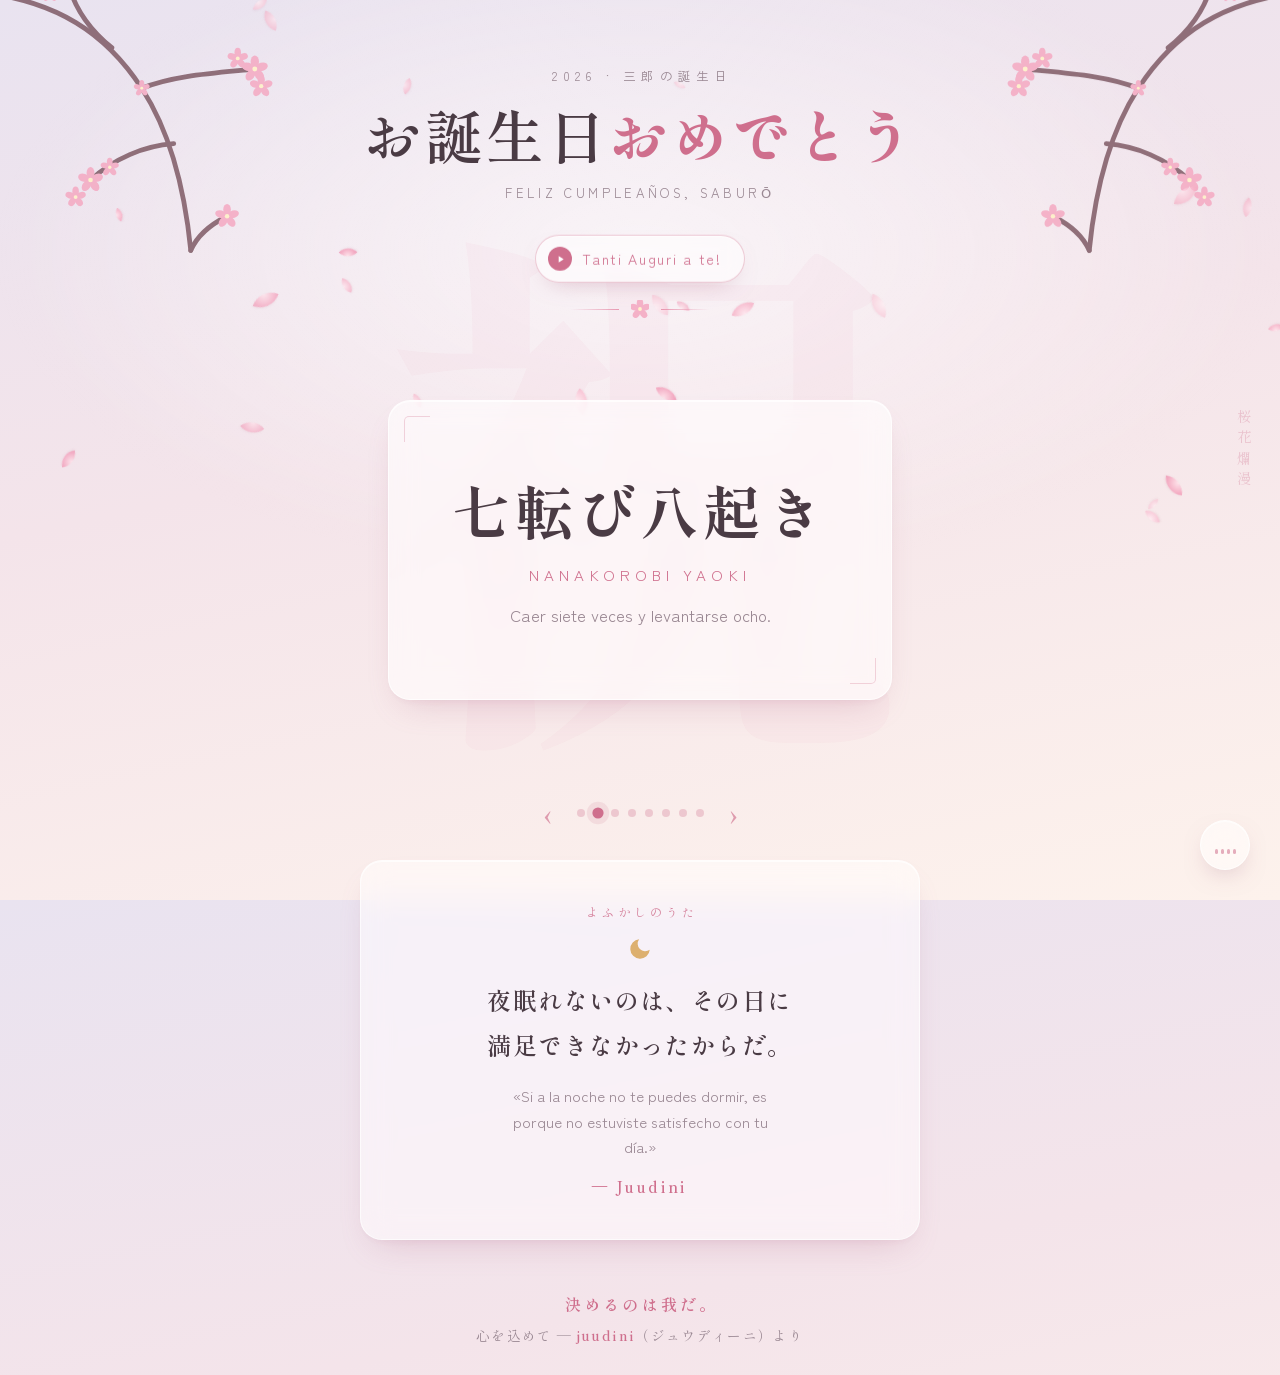
<file: people/juudini/index.html>
<!doctype html>
<html lang="ja">
  <head>
    <meta charset="UTF-8" />
    <meta name="viewport" content="width=device-width, initial-scale=1.0" />
    <title>お誕生日おめでとう、三郎 ｜ juudini</title>

    <link rel="preconnect" href="https://fonts.googleapis.com" />
    <link rel="preconnect" href="https://fonts.gstatic.com" crossorigin />
    <link
      href="https://fonts.googleapis.com/css2?family=Shippori+Mincho:wght@500;600;800&family=Zen+Kaku+Gothic+New:wght@300;400;500&display=swap"
      rel="stylesheet" />

    <script src="https://cdnjs.cloudflare.com/ajax/libs/gsap/3.12.5/gsap.min.js"></script>

    <style>
      *,
      *::before,
      *::after {
        margin: 0;
        padding: 0;
        box-sizing: border-box;
      }

      :root {
        --ink: #4a3b44;
        --ink-soft: #9a8893;
        --sakura: #e58aa6;
        --sakura-deep: #cf6f8d;
        --line: rgba(207, 111, 141, 0.28);
      }

      html,
      body {
        height: 100%;
      }

      body {
        font-family:
          "Zen Kaku Gothic New",
          system-ui,
          -apple-system,
          sans-serif;
        color: var(--ink);
        background: linear-gradient(
          168deg,
          #e9e3f0 0%,
          #f4e4ea 46%,
          #fdf2ec 100%
        );
        min-height: 100vh;
        overflow-x: hidden;
        position: relative;
        display: flex;
        flex-direction: column;
      }

      /* halo suave de luz */
      body::before {
        content: "";
        position: fixed;
        inset: 0;
        pointer-events: none;
        background: radial-gradient(
          ellipse 72% 52% at 50% 28%,
          rgba(255, 255, 255, 0.6),
          transparent 70%
        );
        z-index: 0;
      }

      /* kanji marca de agua: 祝 (celebración) */
      .watermark {
        position: fixed;
        left: 50%;
        top: 52%;
        transform: translate(-50%, -50%);
        font-family: "Shippori Mincho", serif;
        font-weight: 800;
        font-size: min(64vh, 540px);
        line-height: 1;
        color: var(--sakura);
        opacity: 0.05;
        z-index: 0;
        user-select: none;
        pointer-events: none;
      }

      /* texto vertical decorativo */
      .side-accent {
        position: fixed;
        right: clamp(8px, 2vw, 28px);
        top: 50%;
        transform: translateY(-50%);
        writing-mode: vertical-rl;
        font-family: "Shippori Mincho", serif;
        letter-spacing: 0.5em;
        font-size: 14px;
        color: var(--sakura-deep);
        opacity: 0.3;
        z-index: 1;
        user-select: none;
        pointer-events: none;
      }

      /* ramas de cerezo en las esquinas */
      .branch {
        position: fixed;
        z-index: 1;
        pointer-events: none;
        opacity: 0.82;
      }
      .branch-left {
        top: -12px;
        left: -14px;
        width: clamp(150px, 26vw, 320px);
      }
      .branch-right {
        top: -12px;
        right: -14px;
        width: clamp(150px, 26vw, 320px);
        transform: scaleX(-1);
      }

      /* pétalos de sakura cayendo */
      .petals {
        position: fixed;
        inset: 0;
        z-index: 2;
        pointer-events: none;
        overflow: hidden;
      }
      .petal-fall {
        position: absolute;
        top: 0;
        left: 0;
        will-change: transform;
      }
      .petal {
        width: 12px;
        height: 12px;
        border-radius: 100% 0 100% 0;
        background: radial-gradient(
          circle at 32% 28%,
          #ffe6ee 0%,
          #f7b3c8 60%,
          #ee93b0 100%
        );
        box-shadow: 0 1px 2px rgba(190, 110, 140, 0.18);
        will-change: transform;
      }

      /* contenido */
      main {
        position: relative;
        z-index: 3;
        flex: 1;
        display: flex;
        flex-direction: column;
        align-items: center;
        justify-content: center;
        gap: 30px;
        padding: 66px 22px 36px;
        text-align: center;
      }

      .intro {
        display: flex;
        flex-direction: column;
        align-items: center;
        gap: 12px;
      }

      .eyebrow {
        font-size: 12.5px;
        letter-spacing: 0.42em;
        text-transform: uppercase;
        color: var(--ink-soft);
        padding-left: 0.42em;
      }

      .greeting {
        font-family: "Shippori Mincho", serif;
        font-weight: 600;
        font-size: clamp(30px, 6.6vw, 58px);
        letter-spacing: 0.06em;
        line-height: 1.28;
        color: var(--ink);
      }
      .greeting b {
        color: var(--sakura-deep);
        font-weight: 800;
      }

      .subtitle {
        font-size: 13px;
        letter-spacing: 0.28em;
        text-transform: uppercase;
        color: var(--ink-soft);
      }

      /* botón "escuchar audio" del hero */
      .audio-btn {
        margin-top: 8px;
        display: inline-flex;
        align-items: center;
        gap: 10px;
        padding: 11px 22px 11px 12px;
        border-radius: 999px;
        cursor: pointer;
        font-family: "Zen Kaku Gothic New", sans-serif;
        font-size: 14px;
        letter-spacing: 0.12em;
        color: var(--sakura-deep);
        background: rgba(255, 255, 255, 0.55);
        border: 1px solid rgba(207, 111, 141, 0.35);
        backdrop-filter: blur(10px) saturate(125%);
        -webkit-backdrop-filter: blur(10px) saturate(125%);
        box-shadow:
          0 10px 24px -14px rgba(176, 104, 134, 0.5),
          inset 0 1px 0 rgba(255, 255, 255, 0.6);
        transition:
          transform 0.2s ease,
          box-shadow 0.25s ease,
          border-color 0.25s ease;
      }
      .audio-btn:hover {
        transform: translateY(-1px);
        border-color: var(--sakura);
        box-shadow:
          0 14px 30px -14px rgba(176, 104, 134, 0.55),
          inset 0 1px 0 rgba(255, 255, 255, 0.7);
      }
      .audio-btn:active {
        transform: translateY(0);
      }
      .audio-ico {
        display: inline-flex;
        align-items: center;
        justify-content: center;
        width: 24px;
        height: 24px;
        border-radius: 50%;
        background: var(--sakura-deep);
        color: #fff;
        flex-shrink: 0;
        padding-left: 1px;
      }
      .audio-ico svg {
        display: block;
      }
      .audio-btn.playing .audio-ico {
        padding-left: 0;
      }
      .audio-btn.playing .ico-play {
        display: none;
      }
      .audio-btn:not(.playing) .ico-pause {
        display: none;
      }

      .divider {
        display: flex;
        align-items: center;
        gap: 12px;
        opacity: 0.85;
      }
      .divider span {
        height: 1px;
        width: 48px;
        display: block;
        background: linear-gradient(90deg, transparent, var(--sakura));
      }
      .divider span:last-child {
        background: linear-gradient(90deg, var(--sakura), transparent);
      }

      /* carrusel */
      .carousel-wrap {
        width: min(560px, 92vw);
        display: flex;
        flex-direction: column;
        align-items: center;
        gap: 22px;
      }
      .carousel {
        width: 100%;
        overflow: hidden;
        border-radius: 22px;
      }
      .track {
        display: flex;
      }

      .card {
        flex: 0 0 100%;
        display: flex;
        align-items: center;
        justify-content: center;
        /* margen interno: deja sitio a la sombra para que el overflow del carrusel no la recorte */
        padding: 24px 28px 46px;
      }

      .card-inner {
        width: 100%;
        min-height: 300px;
        padding: 46px 30px;
        display: flex;
        flex-direction: column;
        align-items: center;
        justify-content: center;
        gap: 16px;
        position: relative;
        overflow: hidden;
        border-radius: 22px;
        background: rgba(255, 255, 255, 0.6);
        border: 1px solid rgba(255, 255, 255, 0.7);
        backdrop-filter: blur(14px) saturate(125%);
        -webkit-backdrop-filter: blur(14px) saturate(125%);
        box-shadow:
          0 16px 34px -16px rgba(176, 104, 134, 0.32),
          0 4px 10px -6px rgba(176, 104, 134, 0.16),
          inset 0 1px 0 rgba(255, 255, 255, 0.7);
      }
      .card-inner::before,
      .card-inner::after {
        content: "";
        position: absolute;
        width: 26px;
        height: 26px;
      }
      .card-inner::before {
        top: 15px;
        left: 15px;
        border-top: 1px solid var(--line);
        border-left: 1px solid var(--line);
        border-radius: 5px 0 0 0;
      }
      .card-inner::after {
        bottom: 15px;
        right: 15px;
        border-bottom: 1px solid var(--line);
        border-right: 1px solid var(--line);
        border-radius: 0 0 5px 0;
      }

      .jp {
        font-family: "Shippori Mincho", serif;
        font-weight: 800;
        font-size: clamp(32px, 8.4vw, 58px);
        letter-spacing: 0.08em;
        line-height: 1.32;
        color: var(--ink);
      }
      .romaji {
        font-size: clamp(12px, 3.2vw, 15px);
        letter-spacing: 0.34em;
        text-transform: uppercase;
        color: var(--sakura-deep);
      }
      .es {
        font-size: clamp(14px, 3.6vw, 16.5px);
        color: var(--ink-soft);
        max-width: 34ch;
        line-height: 1.7;
      }

      /* controles */
      .controls {
        display: flex;
        align-items: center;
        gap: 18px;
      }
      .nav {
        background: none;
        border: none;
        cursor: pointer;
        color: var(--sakura-deep);
        font-size: 26px;
        line-height: 1;
        padding: 4px 8px;
        opacity: 0.65;
        transition:
          opacity 0.2s ease,
          transform 0.2s ease;
        font-family: "Shippori Mincho", serif;
      }
      .nav:hover {
        opacity: 1;
        transform: scale(1.18);
      }

      .dots {
        display: flex;
        align-items: center;
        gap: 9px;
      }
      .dot {
        width: 8px;
        height: 8px;
        padding: 0;
        border: none;
        border-radius: 50%;
        cursor: pointer;
        background: rgba(207, 111, 141, 0.3);
        transition:
          transform 0.35s ease,
          background 0.35s ease,
          box-shadow 0.35s ease;
      }
      .dot.active {
        background: var(--sakura-deep);
        transform: scale(1.4);
        box-shadow: 0 0 0 4px rgba(207, 111, 141, 0.14);
      }

      footer {
        position: relative;
        z-index: 3;
        text-align: center;
        padding: 16px 20px 30px;
        font-size: 13.5px;
        letter-spacing: 0.1em;
        color: var(--ink-soft);
        display: flex;
        flex-direction: column;
        align-items: center;
        gap: 9px;
      }
      .footer-motto {
        font-family: "Shippori Mincho", serif;
        font-size: 16px;
        font-weight: 600;
        letter-spacing: 0.2em;
        color: var(--sakura-deep);
        padding-left: 0.2em;
      }
      footer .from {
        font-family: "Shippori Mincho", serif;
      }
      footer b {
        color: var(--sakura-deep);
        font-weight: 600;
      }

      /* botón de música de ambiente */
      .music-toggle {
        position: fixed;
        right: clamp(16px, 3vw, 30px);
        bottom: clamp(16px, 3vw, 30px);
        z-index: 4;
        width: 50px;
        height: 50px;
        border-radius: 50%;
        cursor: pointer;
        display: flex;
        align-items: center;
        justify-content: center;
        border: 1px solid rgba(255, 255, 255, 0.7);
        background: rgba(255, 255, 255, 0.55);
        backdrop-filter: blur(12px) saturate(125%);
        -webkit-backdrop-filter: blur(12px) saturate(125%);
        box-shadow:
          0 10px 26px -12px rgba(150, 90, 120, 0.5),
          inset 0 1px 0 rgba(255, 255, 255, 0.6);
        transition:
          transform 0.2s ease,
          box-shadow 0.25s ease,
          border-color 0.25s ease;
      }
      .music-toggle:hover {
        transform: scale(1.07);
      }
      .music-toggle.playing {
        border-color: rgba(207, 111, 141, 0.5);
        box-shadow:
          0 0 0 4px rgba(207, 111, 141, 0.12),
          0 10px 26px -12px rgba(150, 90, 120, 0.5);
      }
      .music-toggle .eq {
        display: flex;
        align-items: flex-end;
        gap: 3px;
        height: 18px;
      }
      .music-toggle .eq span {
        width: 3px;
        height: 5px;
        border-radius: 2px;
        background: var(--sakura-deep);
        transform-origin: bottom;
        transition: height 0.2s ease;
      }
      .music-toggle:not(.playing) .eq span {
        opacity: 0.55;
      }
      .music-toggle.playing .eq span {
        animation: eq 0.9s ease-in-out infinite;
      }
      .music-toggle .eq span:nth-child(1) {
        animation-delay: 0s;
      }
      .music-toggle .eq span:nth-child(2) {
        animation-delay: 0.18s;
      }
      .music-toggle .eq span:nth-child(3) {
        animation-delay: 0.36s;
      }
      .music-toggle .eq span:nth-child(4) {
        animation-delay: 0.12s;
      }
      @keyframes eq {
        0%,
        100% {
          height: 5px;
        }
        50% {
          height: 17px;
        }
      }

      /* card final · cita personal (よふかしのうた) */
      .signature {
        width: min(560px, 92vw);
        display: flex;
        justify-content: center;
      }
      .sig-card {
        width: 100%;
        padding: 42px 34px;
        border-radius: 22px;
        position: relative;
        overflow: hidden;
        text-align: center;
        display: flex;
        flex-direction: column;
        align-items: center;
        gap: 16px;
        background: rgba(255, 255, 255, 0.5);
        border: 1px solid rgba(255, 255, 255, 0.65);
        backdrop-filter: blur(14px) saturate(125%);
        -webkit-backdrop-filter: blur(14px) saturate(125%);
        box-shadow:
          0 16px 34px -16px rgba(176, 104, 134, 0.32),
          0 4px 10px -6px rgba(176, 104, 134, 0.16),
          inset 0 1px 0 rgba(255, 255, 255, 0.7);
      }
      .sig-tag {
        font-family: "Shippori Mincho", serif;
        font-size: 12px;
        letter-spacing: 0.32em;
        color: var(--sakura-deep);
        opacity: 0.85;
        padding-left: 0.32em;
      }
      .sig-moon {
        color: #d9a85f;
        opacity: 0.9;
      }
      .sig-quote {
        font-family: "Shippori Mincho", serif;
        font-weight: 600;
        font-size: clamp(18px, 4.6vw, 24px);
        line-height: 1.85;
        letter-spacing: 0.06em;
        color: var(--ink);
        max-width: 22ch;
        text-wrap: balance;
      }
      .sig-trans {
        font-size: clamp(13px, 3.4vw, 15px);
        line-height: 1.7;
        color: var(--ink-soft);
        max-width: 32ch;
      }
      .sig-author {
        font-family: "Shippori Mincho", serif;
        font-weight: 600;
        font-size: 15px;
        letter-spacing: 0.16em;
        color: var(--sakura-deep);
      }

      @media (max-width: 480px) {
        main {
          padding: 50px 16px 28px;
          gap: 24px;
        }
        .card-inner {
          padding: 38px 22px;
        }
        .sig-card {
          padding: 34px 24px;
        }
        .branch {
          opacity: 0.6;
        }
        .side-accent {
          display: none;
        }
      }

      @media (prefers-reduced-motion: reduce) {
        .petals {
          display: none;
        }
        .music-toggle.playing .eq span {
          animation: none;
        }
      }
    </style>
  </head>
  <body>
    <!-- símbolo reutilizable: flor de sakura de 5 pétalos -->
    <svg
      width="0"
      height="0"
      style="position: absolute"
      aria-hidden="true"
      xmlns="http://www.w3.org/2000/svg">
      <defs>
        <g id="sakura-bloom">
          <g fill="#f4a7c0">
            <ellipse cx="0" cy="-6" rx="3.4" ry="5" />
            <ellipse cx="0" cy="-6" rx="3.4" ry="5" transform="rotate(72)" />
            <ellipse cx="0" cy="-6" rx="3.4" ry="5" transform="rotate(144)" />
            <ellipse cx="0" cy="-6" rx="3.4" ry="5" transform="rotate(216)" />
            <ellipse cx="0" cy="-6" rx="3.4" ry="5" transform="rotate(288)" />
          </g>
          <circle r="2" fill="#fff2c4" />
        </g>
      </defs>
    </svg>

    <div class="watermark">祝</div>
    <div class="side-accent">桜花爛漫</div>

    <!-- rama izquierda -->
    <svg
      class="branch branch-left"
      viewBox="0 0 300 290"
      fill="none"
      aria-hidden="true"
      xmlns="http://www.w3.org/2000/svg">
      <g stroke="#7a5560" stroke-width="4.5" stroke-linecap="round">
        <path d="M-6 4 C 66 12 112 42 146 94 C 172 134 186 186 192 246" />
        <path d="M146 94 C 176 82 212 80 252 76" />
        <path d="M118 56 C 98 40 82 18 76 -8" />
        <path d="M176 146 C 148 148 120 160 98 180" />
        <path d="M192 246 C 198 232 210 222 226 214" />
      </g>
      <g>
        <use href="#sakura-bloom" transform="translate(252 76) scale(1.15)" />
        <use href="#sakura-bloom" transform="translate(236 66) scale(0.9)" />
        <use href="#sakura-bloom" transform="translate(258 92) scale(1)" />
        <use href="#sakura-bloom" transform="translate(76 -8) scale(1.1)" />
        <use href="#sakura-bloom" transform="translate(60 4) scale(0.85)" />
        <use href="#sakura-bloom" transform="translate(90 -18) scale(0.95)" />
        <use href="#sakura-bloom" transform="translate(98 180) scale(1.1)" />
        <use href="#sakura-bloom" transform="translate(84 196) scale(0.9)" />
        <use href="#sakura-bloom" transform="translate(116 168) scale(0.8)" />
        <use href="#sakura-bloom" transform="translate(226 214) scale(1.05)" />
        <use href="#sakura-bloom" transform="translate(146 94) scale(0.7)" />
      </g>
    </svg>

    <!-- rama derecha (espejo por CSS) -->
    <svg
      class="branch branch-right"
      viewBox="0 0 300 290"
      fill="none"
      aria-hidden="true"
      xmlns="http://www.w3.org/2000/svg">
      <g stroke="#7a5560" stroke-width="4.5" stroke-linecap="round">
        <path d="M-6 4 C 66 12 112 42 146 94 C 172 134 186 186 192 246" />
        <path d="M146 94 C 176 82 212 80 252 76" />
        <path d="M118 56 C 98 40 82 18 76 -8" />
        <path d="M176 146 C 148 148 120 160 98 180" />
        <path d="M192 246 C 198 232 210 222 226 214" />
      </g>
      <g>
        <use href="#sakura-bloom" transform="translate(252 76) scale(1.15)" />
        <use href="#sakura-bloom" transform="translate(236 66) scale(0.9)" />
        <use href="#sakura-bloom" transform="translate(258 92) scale(1)" />
        <use href="#sakura-bloom" transform="translate(76 -8) scale(1.1)" />
        <use href="#sakura-bloom" transform="translate(60 4) scale(0.85)" />
        <use href="#sakura-bloom" transform="translate(90 -18) scale(0.95)" />
        <use href="#sakura-bloom" transform="translate(98 180) scale(1.1)" />
        <use href="#sakura-bloom" transform="translate(84 196) scale(0.9)" />
        <use href="#sakura-bloom" transform="translate(116 168) scale(0.8)" />
        <use href="#sakura-bloom" transform="translate(226 214) scale(1.05)" />
        <use href="#sakura-bloom" transform="translate(146 94) scale(0.7)" />
      </g>
    </svg>

    <div class="petals" id="petals"></div>

    <main>
      <div class="intro">
        <p class="eyebrow">2026 · 三郎の誕生日</p>
        <h1 class="greeting">お誕生日<b>おめでとう</b></h1>
        <p class="subtitle">Feliz cumpleaños, Saburō</p>
        <button
          class="audio-btn"
          id="audioBtn"
          type="button"
          aria-label="Escuchar audio">
          <span class="audio-ico" aria-hidden="true">
            <svg
              class="ico-play"
              width="11"
              height="11"
              viewBox="0 0 24 24"
              fill="currentColor">
              <path d="M8 5v14l11-7z" />
            </svg>
            <svg
              class="ico-pause"
              width="11"
              height="11"
              viewBox="0 0 24 24"
              fill="currentColor">
              <path d="M6 5h4v14H6zm8 0h4v14h-4z" />
            </svg>
          </span>
          <span class="audio-label">Tanti Auguri a te!</span>
        </button>
      </div>

      <div class="divider">
        <span></span>
        <svg
          width="18"
          height="18"
          viewBox="-9 -9 18 18"
          aria-hidden="true"
          xmlns="http://www.w3.org/2000/svg">
          <use href="#sakura-bloom" transform="scale(0.95)" />
        </svg>
        <span></span>
      </div>

      <div class="carousel-wrap">
        <div class="carousel">
          <div class="track">
            <div class="card">
              <div class="card-inner">
                <p class="jp reveal">一期一会</p>
                <p class="romaji reveal">Ichigo ichie</p>
                <p class="es reveal">Cada encuentro es único e irrepetible.</p>
              </div>
            </div>

            <div class="card">
              <div class="card-inner">
                <p class="jp reveal">七転び八起き</p>
                <p class="romaji reveal">Nanakorobi yaoki</p>
                <p class="es reveal">Caer siete veces y levantarse ocho.</p>
              </div>
            </div>

            <div class="card">
              <div class="card-inner">
                <p class="jp reveal">花鳥風月</p>
                <p class="romaji reveal">Kachō fūgetsu</p>
                <p class="es reveal">La belleza serena de la naturaleza.</p>
              </div>
            </div>

            <div class="card">
              <div class="card-inner">
                <p class="jp reveal">笑う門には福来る</p>
                <p class="romaji reveal">Warau kado ni wa fuku kitaru</p>
                <p class="es reveal">La fortuna llega a quien sonríe.</p>
              </div>
            </div>

            <div class="card">
              <div class="card-inner">
                <p class="jp reveal">初心忘るべからず</p>
                <p class="romaji reveal">Shoshin wasuru bekarazu</p>
                <p class="es reveal">
                  Nunca olvides tu espíritu de principiante.
                </p>
              </div>
            </div>

            <div class="card">
              <div class="card-inner">
                <p class="jp reveal">桜のように</p>
                <p class="romaji reveal">Sakura no yō ni</p>
                <p class="es reveal">Florece a tu tiempo, como el cerezo.</p>
              </div>
            </div>

            <div class="card">
              <div class="card-inner">
                <p class="jp reveal">縁</p>
                <p class="romaji reveal">En</p>
                <p class="es reveal">
                  El hilo invisible que une a las personas.
                </p>
              </div>
            </div>

            <div class="card">
              <div class="card-inner">
                <p class="jp reveal">健やかなる一年を</p>
                <p class="romaji reveal">Sukoyaka naru ichinen o</p>
                <p class="es reveal">
                  Que tengas un año pleno y lleno de salud.
                </p>
              </div>
            </div>
          </div>
        </div>

        <div class="controls">
          <button
            class="nav nav-prev"
            type="button"
            aria-label="Frase anterior">
            &#8249;
          </button>
          <div class="dots" id="dots"></div>
          <button
            class="nav nav-next"
            type="button"
            aria-label="Frase siguiente">
            &#8250;
          </button>
        </div>
      </div>

      <section class="signature">
        <div class="sig-card">
          <span class="sig-tag">よふかしのうた</span>
          <svg
            class="sig-moon"
            width="26"
            height="26"
            viewBox="0 0 24 24"
            fill="currentColor"
            aria-hidden="true"
            xmlns="http://www.w3.org/2000/svg">
            <path d="M21 12.79A9 9 0 1 1 11.21 3 7 7 0 0 0 21 12.79z" />
          </svg>
          <p class="sig-quote">
            夜眠れないのは、その日に満足できなかったからだ。
          </p>
          <p class="sig-trans">
            «Si a la noche no te puedes dormir, es porque no estuviste
            satisfecho con tu día.»
          </p>
          <p class="sig-author">— Juudini</p>
        </div>
      </section>
    </main>

    <button
      class="music-toggle"
      id="musicToggle"
      type="button"
      aria-label="Reproducir música de ambiente"
      aria-pressed="false"
      title="Música de ambiente">
      <span class="eq" aria-hidden="true"
        ><span></span><span></span><span></span><span></span
      ></span>
    </button>

    <audio id="saburouAudio" src="/juudini/saburou.mp3" preload="none"></audio>

    <footer>
      <p class="footer-motto">決めるのは我だ。</p>
      <span class="from"
        >心を込めて — <b>juudini</b>（ジュウディーニ）より</span
      >
    </footer>

    <script>
      document.addEventListener("DOMContentLoaded", function () {
        var hasGSAP = typeof gsap !== "undefined";

        /* ---------- pétalos de sakura ---------- */
        var layer = document.getElementById("petals");
        var reduce = window.matchMedia(
          "(prefers-reduced-motion: reduce)",
        ).matches;
        var shades = [
          "radial-gradient(circle at 32% 28%, #ffe6ee 0%, #f7b3c8 60%, #ee93b0 100%)",
          "radial-gradient(circle at 32% 28%, #fff0f4 0%, #f9c6d6 60%, #f2a6bd 100%)",
          "radial-gradient(circle at 32% 28%, #ffe2ea 0%, #f3a0bb 60%, #e681a3 100%)",
        ];

        function fallLoop(fall) {
          gsap.set(fall, { x: Math.random() * window.innerWidth, y: -60 });
          gsap.to(fall, {
            y: window.innerHeight + 80,
            duration: 9 + Math.random() * 9,
            ease: "none",
            onComplete: function () {
              fallLoop(fall);
            },
          });
        }

        function makePetal() {
          var fall = document.createElement("div");
          fall.className = "petal-fall";
          var petal = document.createElement("div");
          petal.className = "petal";
          var size = 9 + Math.random() * 11;
          petal.style.width = size + "px";
          petal.style.height = size + "px";
          petal.style.background = shades[(Math.random() * shades.length) | 0];
          petal.style.opacity = (0.55 + Math.random() * 0.4).toFixed(2);
          fall.appendChild(petal);
          layer.appendChild(fall);

          // balanceo + giro infinito sobre el pétalo interior
          gsap.to(petal, {
            x: (Math.random() > 0.5 ? 1 : -1) * (26 + Math.random() * 46),
            rotation: "+=" + (220 + Math.random() * 260),
            duration: 3 + Math.random() * 3,
            repeat: -1,
            yoyo: true,
            ease: "sine.inOut",
          });

          // primera caída, repartida por la pantalla
          gsap.set(fall, {
            x: Math.random() * window.innerWidth,
            y: -Math.random() * window.innerHeight,
          });
          gsap.to(fall, {
            y: window.innerHeight + 80,
            duration: 9 + Math.random() * 9,
            ease: "none",
            onComplete: function () {
              fallLoop(fall);
            },
          });
        }

        if (hasGSAP && !reduce && layer) {
          var count = window.innerWidth < 600 ? 16 : 28;
          for (var i = 0; i < count; i++) makePetal();
        }

        /* ---------- carrusel de frases ---------- */
        var carousel = document.querySelector(".carousel");
        var track = document.querySelector(".track");
        var cards = Array.prototype.slice.call(
          document.querySelectorAll(".card"),
        );
        var dotsWrap = document.getElementById("dots");
        var index = 0;
        var timer = null;

        function width() {
          return carousel.clientWidth;
        }

        function place() {
          var x = -index * width();
          if (hasGSAP) gsap.set(track, { x: x });
          else track.style.transform = "translateX(" + x + "px)";
        }

        function reveal(i) {
          if (!hasGSAP) return;
          var els = cards[i].querySelectorAll(".reveal");
          gsap.fromTo(
            els,
            { y: 22, opacity: 0 },
            {
              y: 0,
              opacity: 1,
              duration: 0.85,
              stagger: 0.09,
              ease: "power2.out",
              delay: 0.2,
            },
          );
        }

        function setDots() {
          Array.prototype.forEach.call(dotsWrap.children, function (d, i) {
            d.classList.toggle("active", i === index);
          });
        }

        function go(i) {
          index = (i + cards.length) % cards.length;
          if (hasGSAP) {
            gsap.to(track, {
              x: -index * width(),
              duration: 1.0,
              ease: "power3.inOut",
            });
          } else {
            track.style.transform = "translateX(" + -index * width() + "px)";
          }
          setDots();
          reveal(index);
        }

        function next() {
          go(index + 1);
        }
        function prev() {
          go(index - 1);
        }
        function start() {
          stop();
          timer = setInterval(next, 4800);
        }
        function stop() {
          if (timer) {
            clearInterval(timer);
            timer = null;
          }
        }

        cards.forEach(function (_, i) {
          var b = document.createElement("button");
          b.className = "dot";
          b.type = "button";
          b.setAttribute("aria-label", "Frase " + (i + 1));
          b.addEventListener("click", function () {
            go(i);
            start();
          });
          dotsWrap.appendChild(b);
        });

        document
          .querySelector(".nav-next")
          .addEventListener("click", function () {
            next();
            start();
          });
        document
          .querySelector(".nav-prev")
          .addEventListener("click", function () {
            prev();
            start();
          });

        var wrap = document.querySelector(".carousel-wrap");
        wrap.addEventListener("mouseenter", stop);
        wrap.addEventListener("mouseleave", start);

        window.addEventListener("resize", place);

        place();
        setDots();
        reveal(0);
        start();

        /* ---------- entrada suave ---------- */
        if (hasGSAP) {
          gsap.from(".intro > *", {
            y: 18,
            opacity: 0,
            duration: 0.9,
            stagger: 0.12,
            ease: "power2.out",
          });
          gsap.from(".carousel-wrap", {
            opacity: 0,
            y: 20,
            duration: 1,
            delay: 0.3,
            ease: "power2.out",
          });
          gsap.from(".signature", {
            opacity: 0,
            y: 24,
            duration: 1,
            delay: 0.5,
            ease: "power2.out",
          });
          gsap.from(".branch", {
            opacity: 0,
            duration: 1.6,
            stagger: 0.2,
            ease: "power1.out",
          });
        }

        /* ---------- música de ambiente (generada con Web Audio) ---------- */
        (function () {
          var btn = document.getElementById("musicToggle");
          if (!btn) return;
          var AC = window.AudioContext || window.webkitAudioContext;
          if (!AC) {
            btn.style.display = "none";
            return;
          }

          var ctx = null,
            master = null;
          var playing = false;
          var schedTimer = null;
          var nextTime = 0;

          // escala pentatónica (La mayor / 陽 Yo) — serena y de aire japonés
          var scale = [
            220.0, 246.94, 277.18, 329.63, 369.99, 440.0, 493.88, 554.37,
            659.25,
          ];

          function now() {
            return ctx.currentTime;
          }

          function setup() {
            ctx = new AC();
            master = ctx.createGain();
            master.gain.value = 0;

            var soft = ctx.createBiquadFilter();
            soft.type = "lowpass";
            soft.frequency.value = 2400;
            soft.Q.value = 0.2;

            // eco suave para dar espacio
            var delay = ctx.createDelay(1.0);
            delay.delayTime.value = 0.36;
            var fb = ctx.createGain();
            fb.gain.value = 0.3;
            var wet = ctx.createGain();
            wet.gain.value = 0.3;

            master.connect(soft);
            soft.connect(ctx.destination);
            soft.connect(delay);
            delay.connect(fb);
            fb.connect(delay);
            delay.connect(wet);
            wet.connect(ctx.destination);

            // pad cálido sostenido que respira
            var padGain = ctx.createGain();
            padGain.gain.value = 0.06;
            padGain.connect(master);
            [110.0, 164.81, 220.0].forEach(function (f, i) {
              var o = ctx.createOscillator();
              o.type = i === 0 ? "sine" : "triangle";
              o.frequency.value = f;
              o.detune.value = (i - 1) * 4;
              var g = ctx.createGain();
              g.gain.value = i === 0 ? 0.5 : 0.28;
              o.connect(g);
              g.connect(padGain);
              var lfo = ctx.createOscillator();
              lfo.frequency.value = 0.05 + i * 0.02;
              var lg = ctx.createGain();
              lg.gain.value = g.gain.value * 0.45;
              lfo.connect(lg);
              lg.connect(g.gain);
              o.start();
              lfo.start();
            });
          }

          function pluck(freq, t, vel) {
            var o = ctx.createOscillator();
            o.type = "triangle";
            o.frequency.value = freq;
            var o2 = ctx.createOscillator();
            o2.type = "sine";
            o2.frequency.value = freq * 2;
            var g = ctx.createGain();
            g.gain.setValueAtTime(0.0001, t);
            g.gain.exponentialRampToValueAtTime(vel, t + 0.012);
            g.gain.exponentialRampToValueAtTime(0.0001, t + 1.9);
            var g2 = ctx.createGain();
            g2.gain.value = 0.25;
            o.connect(g);
            o2.connect(g2);
            g2.connect(g);
            g.connect(master);
            o.start(t);
            o2.start(t);
            o.stop(t + 2);
            o2.stop(t + 2);
          }

          function schedule() {
            while (nextTime < now() + 0.2) {
              if (Math.random() > 0.32) {
                pluck(
                  scale[(Math.random() * scale.length) | 0],
                  nextTime,
                  0.16 + Math.random() * 0.1,
                );
                if (Math.random() > 0.78) {
                  pluck(
                    scale[(Math.random() * scale.length) | 0],
                    nextTime + 0.18,
                    0.1,
                  );
                }
              }
              nextTime += 0.62 + Math.random() * 0.5;
            }
          }

          function start() {
            // si está sonando el audio de saburou, lo pausamos para no solaparse
            var msg = document.getElementById("saburouAudio");
            if (msg && !msg.paused) msg.pause();
            if (!ctx) setup();
            if (ctx.state === "suspended") ctx.resume();
            playing = true;
            btn.classList.add("playing");
            btn.setAttribute("aria-pressed", "true");
            btn.setAttribute("aria-label", "Silenciar música de ambiente");
            master.gain.cancelScheduledValues(now());
            master.gain.setValueAtTime(master.gain.value, now());
            master.gain.linearRampToValueAtTime(0.16, now() + 2.0);
            nextTime = now() + 0.1;
            schedule();
            schedTimer = setInterval(schedule, 100);
          }

          function stop() {
            playing = false;
            btn.classList.remove("playing");
            btn.setAttribute("aria-pressed", "false");
            btn.setAttribute("aria-label", "Reproducir música de ambiente");
            if (schedTimer) {
              clearInterval(schedTimer);
              schedTimer = null;
            }
            if (master) {
              master.gain.cancelScheduledValues(now());
              master.gain.setValueAtTime(master.gain.value, now());
              master.gain.linearRampToValueAtTime(0, now() + 0.8);
            }
            setTimeout(function () {
              if (!playing && ctx) ctx.suspend();
            }, 1000);
          }

          btn.addEventListener("click", function () {
            if (playing) stop();
            else start();
          });

          document.addEventListener("visibilitychange", function () {
            if (!ctx || !playing) return;
            if (document.hidden) ctx.suspend();
            else ctx.resume();
          });
        })();

        /* ---------- botón "escuchar audio" (mensaje para saburou) ---------- */
        (function () {
          var btn = document.getElementById("audioBtn");
          var audio = document.getElementById("saburouAudio");
          if (!btn || !audio) return;
          var label = btn.querySelector(".audio-label");
          var musicBtn = document.getElementById("musicToggle");

          btn.addEventListener("click", function () {
            if (audio.paused) audio.play().catch(function () {});
            else audio.pause();
          });

          audio.addEventListener("play", function () {
            // apaga la música de ambiente si está sonando, para no solaparse
            if (musicBtn && musicBtn.classList.contains("playing"))
              musicBtn.click();
            btn.classList.add("playing");
            btn.setAttribute("aria-label", "Pausar audio");
            if (label) label.textContent = "pausar audio";
          });
          function reset() {
            btn.classList.remove("playing");
            btn.setAttribute("aria-label", "Escuchar audio");
            if (label) label.textContent = "escuchar audio";
          }
          audio.addEventListener("pause", reset);
          audio.addEventListener("ended", reset);
        })();
      });
    </script>
  </body>
</html>
</file>
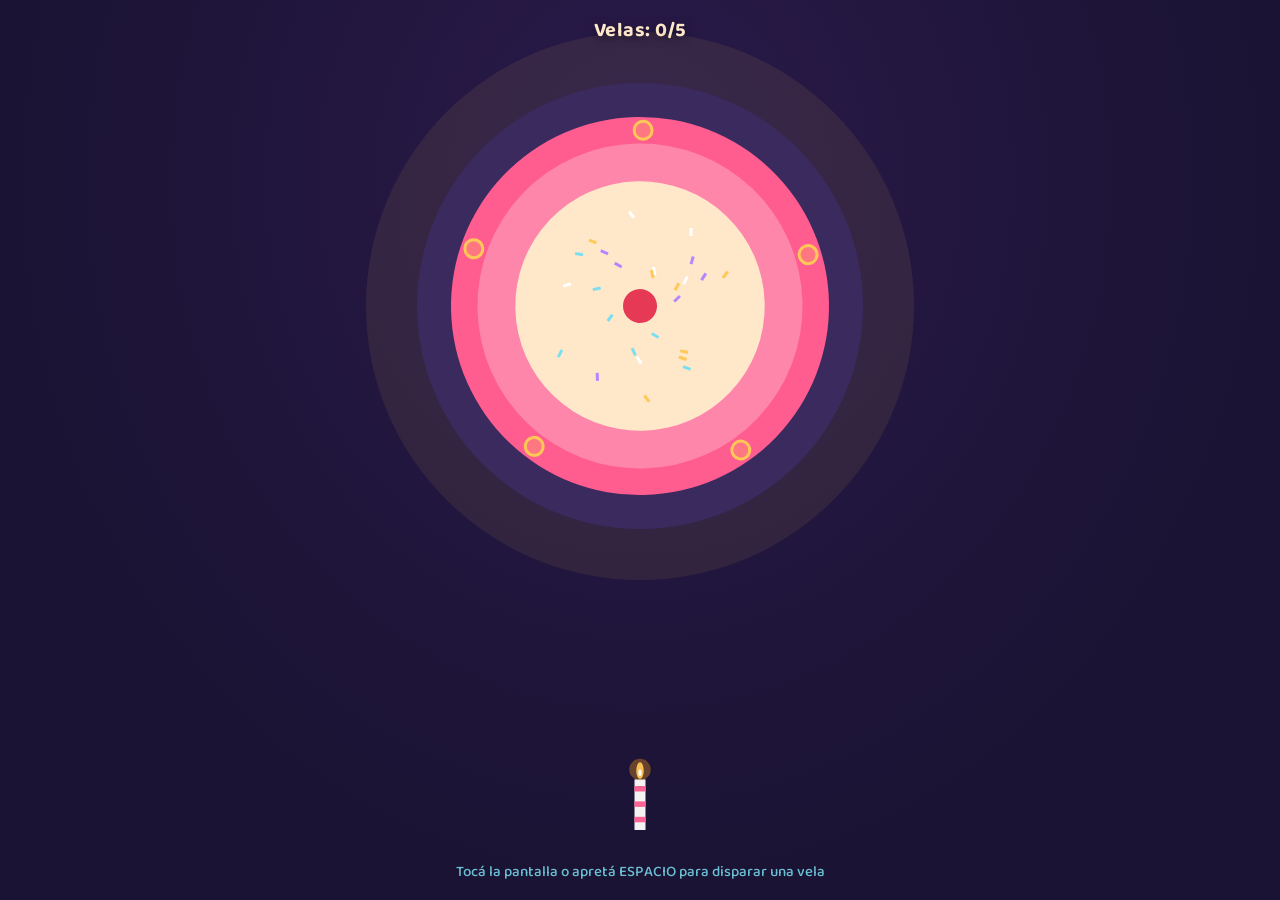
<file: people/nekros1x/index.html>
<!doctype html>
<html lang="es">
<head>
<meta charset="utf-8">
<meta name="viewport" content="width=device-width, initial-scale=1, user-scalable=no">
<title>Feliz cumple 三郎</title>
<link href="https://fonts.googleapis.com/css2?family=Baloo+2:wght@500;700;800&display=swap" rel="stylesheet">
<style>
  :root{
    --noche:#1a1333; --noche2:#2a1a4a;
    --frutilla:#ff5d8f; --crema:#ffe8c9;
    --dorado:#ffc857; --llama:#ff9f1c; --menta:#7bdff2;
  }
  *{margin:0;padding:0;box-sizing:border-box}
  html,body{height:100%;overflow:hidden;font-family:'Baloo 2',system-ui,sans-serif;
    background:radial-gradient(ellipse at 50% 20%, var(--noche2), var(--noche) 70%)}
  canvas{display:block;touch-action:manipulation}
  #hud{position:fixed;top:14px;left:0;right:0;text-align:center;color:var(--crema);
    font-weight:700;font-size:20px;letter-spacing:.5px;pointer-events:none;text-shadow:0 2px 8px rgba(0,0,0,.5)}
  #hint{position:fixed;bottom:16px;left:0;right:0;text-align:center;color:var(--menta);
    font-weight:500;font-size:15px;opacity:.85;pointer-events:none}
  #win{position:fixed;inset:0;display:none;flex-direction:column;align-items:center;
    justify-content:center;text-align:center;background:rgba(20,12,40,.55);backdrop-filter:blur(2px)}
  #win.show{display:flex}
  #win h1{color:var(--dorado);font-weight:800;font-size:clamp(34px,9vw,92px);line-height:1.05;
    text-shadow:0 0 30px rgba(255,200,87,.55);animation:pop .6s cubic-bezier(.2,1.6,.4,1) both}
  #win h2{color:var(--frutilla);font-weight:800;font-size:clamp(26px,7vw,64px);margin-top:6px;
    animation:pop .6s .15s cubic-bezier(.2,1.6,.4,1) both}
  #win p{color:var(--crema);font-size:clamp(15px,3vw,22px);font-weight:500;margin-top:14px;
    animation:fadeup .8s .45s both}
  #win button{margin-top:30px;border:0;cursor:pointer;font:inherit;font-weight:700;font-size:17px;
    color:var(--noche);background:var(--menta);padding:12px 28px;border-radius:999px;
    box-shadow:0 6px 0 rgba(0,0,0,.25);animation:fadeup .8s .7s both}
  #win button:active{transform:translateY(3px);box-shadow:0 3px 0 rgba(0,0,0,.25)}
  @keyframes pop{from{transform:scale(.3);opacity:0}to{transform:scale(1);opacity:1}}
  @keyframes fadeup{from{transform:translateY(14px);opacity:0}to{transform:translateY(0);opacity:1}}
  @media (prefers-reduced-motion: reduce){#win h1,#win h2,#win p,#win button{animation:none}}
</style>
</head>
<body>
<canvas id="c"></canvas>
<div id="hud">Velas: <span id="score">0</span>/5</div>
<div id="hint">Toc&aacute; la pantalla o apret&aacute; ESPACIO para disparar una vela</div>
<div id="win">
  <h1>&iexcl;FELIZ CUMPLEA&Ntilde;OS!</h1>
  <h2>&#19977;&#37070; &middot; Saburou</h2>
  <p>que se cumplan todos tus deseos</p>
  <button id="again">Jugar de nuevo</button>
</div>
<script>
(function(){
  var cv=document.getElementById('c'),cx2=cv.getContext('2d');
  var scoreEl=document.getElementById('score'),winEl=document.getElementById('win');
  var W,H,CX,CY,R;
  function resize(){
    W=cv.width=window.innerWidth; H=cv.height=window.innerHeight;
    CX=W/2; CY=H*0.34; R=Math.min(W,H)*0.21;
  }
  window.addEventListener('resize',resize); resize();

  var TAU=Math.PI*2, NSLOTS=5, TOL=0.30;
  var state,slots,rotation,speed,shot,misses,parts,floats,shake,placed,boomT;

  var sprinkles=[];
  for(var i=0;i<26;i++) sprinkles.push({a:Math.random()*TAU, r:0.25+Math.random()*0.5,
    c:['#7bdff2','#ffc857','#ffffff','#b388ff'][i%4]});

  function reset(){
    state='play'; rotation=0; speed=0.9; placed=0; boomT=0; shake=0;
    shot=null; misses=[]; parts=[]; floats=[];
    slots=[];
    for(var i=0;i<NSLOTS;i++) slots.push({a:i*TAU/NSLOTS, filled:false,
      color:['#ff5d8f','#7bdff2','#ffc857','#b388ff','#80ed99'][i]});
    scoreEl.textContent='0';
    winEl.classList.remove('show');
  }
  reset();

  function norm(a){ a=a%TAU; if(a<0)a+=TAU; return a; }
  function angDist(a,b){ var d=Math.abs(norm(a)-norm(b)); return Math.min(d,TAU-d); }

  function shoot(){
    if(state!=='play'||shot) return;
    shot={x:CX, y:H-70, v:Math.max(900,H*1.3)};
  }
  window.addEventListener('keydown',function(e){
    if(e.code==='Space'){ e.preventDefault(); shoot(); }
  });
  cv.addEventListener('pointerdown',shoot);
  document.getElementById('again').addEventListener('click',function(e){
    e.stopPropagation(); reset();
  });

  function addFloat(txt,col){ floats.push({txt:txt,col:col,y:CY+R+60,a:1}); }

  function explode(){
    state='boom'; boomT=0;
    var cols=['#ff5d8f','#ffc857','#7bdff2','#b388ff','#80ed99','#ffe8c9'];
    for(var i=0;i<220;i++){
      var an=Math.random()*TAU, sp=120+Math.random()*620;
      parts.push({x:CX,y:CY,vx:Math.cos(an)*sp,vy:Math.sin(an)*sp-150,
        s:3+Math.random()*6,c:cols[i%cols.length],rot:Math.random()*TAU,
        vr:(Math.random()-0.5)*10,a:1});
    }
  }

  function update(dt){
    if(state==='play'){
      rotation=norm(rotation+speed*dt);
      if(shot){
        shot.y-=shot.v*dt;
        var tip=shot.y-46;
        if(tip<=CY+R){
          var local=norm(Math.PI/2-rotation), best=0,bd=99;
          for(var i=0;i<NSLOTS;i++){
            var d=angDist(local,slots[i].a);
            if(d<bd){bd=d;best=i;}
          }
          if(bd<=TOL && !slots[best].filled){
            slots[best].filled=true; placed++;
            scoreEl.textContent=placed;
            speed+=0.35*(speed>0?1:-1);
            if(placed===2||placed===4) speed=-speed;
            addFloat('¡Buena!','#80ed99');
            if(placed>=NSLOTS) explode();
          }else{
            shake=0.25;
            addFloat(bd<=TOL?'¡Chocaste una vela!':'Uy, casi...','#ff5d8f');
            misses.push({x:shot.x,y:shot.y,vx:(Math.random()<0.5?-1:1)*(150+Math.random()*200),
              vy:-150,rot:0,vr:(Math.random()-0.5)*14,a:1});
          }
          shot=null;
        }
      }
    } else if(state==='boom'){
      boomT+=dt;
      if(boomT>0.9 && !winEl.classList.contains('show')) winEl.classList.add('show');
    }
    for(var i=misses.length-1;i>=0;i--){
      var m=misses[i]; m.vy+=1400*dt; m.x+=m.vx*dt; m.y+=m.vy*dt;
      m.rot+=m.vr*dt; m.a-=0.8*dt;
      if(m.a<=0||m.y>H+80) misses.splice(i,1);
    }
    for(var i=parts.length-1;i>=0;i--){
      var p=parts[i]; p.vy+=500*dt; p.x+=p.vx*dt; p.y+=p.vy*dt;
      p.rot+=p.vr*dt; p.a-=0.35*dt;
      if(p.a<=0) parts.splice(i,1);
    }
    for(var i=floats.length-1;i>=0;i--){
      floats[i].y-=40*dt; floats[i].a-=1.1*dt;
      if(floats[i].a<=0) floats.splice(i,1);
    }
    if(shake>0) shake-=dt;
  }

  function drawCandle(g,scale,lit){
    var w=10*scale,h=46*scale;
    g.fillStyle='#fff';
    g.fillRect(-w/2,-h,w,h);
    g.fillStyle='#ff5d8f';
    for(var s=0;s<3;s++) g.fillRect(-w/2,-h+6*scale+s*14*scale,w,5*scale);
    if(lit){
      var f=1+Math.sin(performance.now()/90)*0.18;
      g.fillStyle='rgba(255,159,28,0.35)';
      g.beginPath(); g.arc(0,-h-9*scale,9*scale*f,0,TAU); g.fill();
      g.fillStyle='#ffc857';
      g.beginPath(); g.ellipse(0,-h-8*scale,3.4*scale,7*scale*f,0,0,TAU); g.fill();
      g.fillStyle='#fff';
      g.beginPath(); g.ellipse(0,-h-6*scale,1.5*scale,3*scale,0,0,TAU); g.fill();
    }
  }

  function draw(){
    cx2.clearRect(0,0,W,H);
    var sx=shake>0?(Math.random()-0.5)*10:0, sy=shake>0?(Math.random()-0.5)*10:0;

    if(state!=='boom'||boomT<0.25){
      var fade=state==='boom'?Math.max(0,1-boomT*4):1;
      cx2.save();
      cx2.translate(CX+sx,CY+sy);
      cx2.globalAlpha=fade;
      cx2.scale(state==='boom'?1+boomT*2:1, state==='boom'?1+boomT*2:1);

      // resplandor y plato
      cx2.fillStyle='rgba(255,200,87,0.08)';
      cx2.beginPath(); cx2.arc(0,0,R*1.45,0,TAU); cx2.fill();
      cx2.fillStyle='#3b2a5e';
      cx2.beginPath(); cx2.arc(0,0,R*1.18,0,TAU); cx2.fill();

      cx2.rotate(rotation);

      // torta vista desde arriba
      cx2.fillStyle='#ff5d8f';
      cx2.beginPath(); cx2.arc(0,0,R,0,TAU); cx2.fill();
      cx2.fillStyle='#ff86ab';
      cx2.beginPath(); cx2.arc(0,0,R*0.86,0,TAU); cx2.fill();
      cx2.fillStyle='#ffe8c9';
      cx2.beginPath(); cx2.arc(0,0,R*0.66,0,TAU); cx2.fill();
      for(var i=0;i<sprinkles.length;i++){
        var sp=sprinkles[i];
        cx2.fillStyle=sp.c;
        cx2.save();
        cx2.rotate(sp.a); cx2.translate(R*0.66*sp.r,0); cx2.rotate(1);
        cx2.fillRect(-1.5,-4,3,8);
        cx2.restore();
      }
      cx2.fillStyle='#e63956';
      cx2.beginPath(); cx2.arc(0,0,R*0.09,0,TAU); cx2.fill();

      // portavelas y velas colocadas
      for(var i=0;i<NSLOTS;i++){
        var s=slots[i];
        cx2.save();
        cx2.rotate(s.a); cx2.translate(R*0.93,0); cx2.rotate(Math.PI/2);
        if(s.filled){
          drawCandle(cx2,1,true);
        }else{
          cx2.strokeStyle='#ffc857'; cx2.lineWidth=3;
          cx2.beginPath(); cx2.arc(0,0,9,0,TAU); cx2.stroke();
          cx2.fillStyle='rgba(255,200,87,0.25)';
          cx2.beginPath(); cx2.arc(0,0,9,0,TAU); cx2.fill();
        }
        cx2.restore();
      }
      cx2.restore();
    }

    // vela en vuelo
    if(shot){
      cx2.save(); cx2.translate(shot.x,shot.y);
      drawCandle(cx2,1.1,true);
      cx2.restore();
    }
    // lanzador (vela lista)
    if(state==='play'&&!shot){
      cx2.save(); cx2.translate(CX,H-70); cx2.globalAlpha=0.95;
      drawCandle(cx2,1.1,true);
      cx2.restore();
    }
    // velas erradas
    for(var i=0;i<misses.length;i++){
      var m=misses[i];
      cx2.save(); cx2.translate(m.x,m.y); cx2.rotate(m.rot); cx2.globalAlpha=Math.max(0,m.a);
      drawCandle(cx2,1,false);
      cx2.restore();
    }
    // confeti
    for(var i=0;i<parts.length;i++){
      var p=parts[i];
      cx2.save(); cx2.translate(p.x,p.y); cx2.rotate(p.rot); cx2.globalAlpha=Math.max(0,p.a);
      cx2.fillStyle=p.c; cx2.fillRect(-p.s/2,-p.s/2,p.s,p.s*1.6);
      cx2.restore();
    }
    // textos flotantes
    cx2.textAlign='center'; cx2.font='700 26px "Baloo 2",sans-serif';
    for(var i=0;i<floats.length;i++){
      var f=floats[i];
      cx2.globalAlpha=Math.max(0,f.a); cx2.fillStyle=f.col;
      cx2.fillText(f.txt,CX,f.y);
    }
    cx2.globalAlpha=1;
  }

  var last=performance.now();
  function loop(t){
    var dt=Math.min(0.033,(t-last)/1000); last=t;
    update(dt); draw();
    requestAnimationFrame(loop);
  }
  requestAnimationFrame(loop);
})();
</script>
</body>
</html>
</file>
